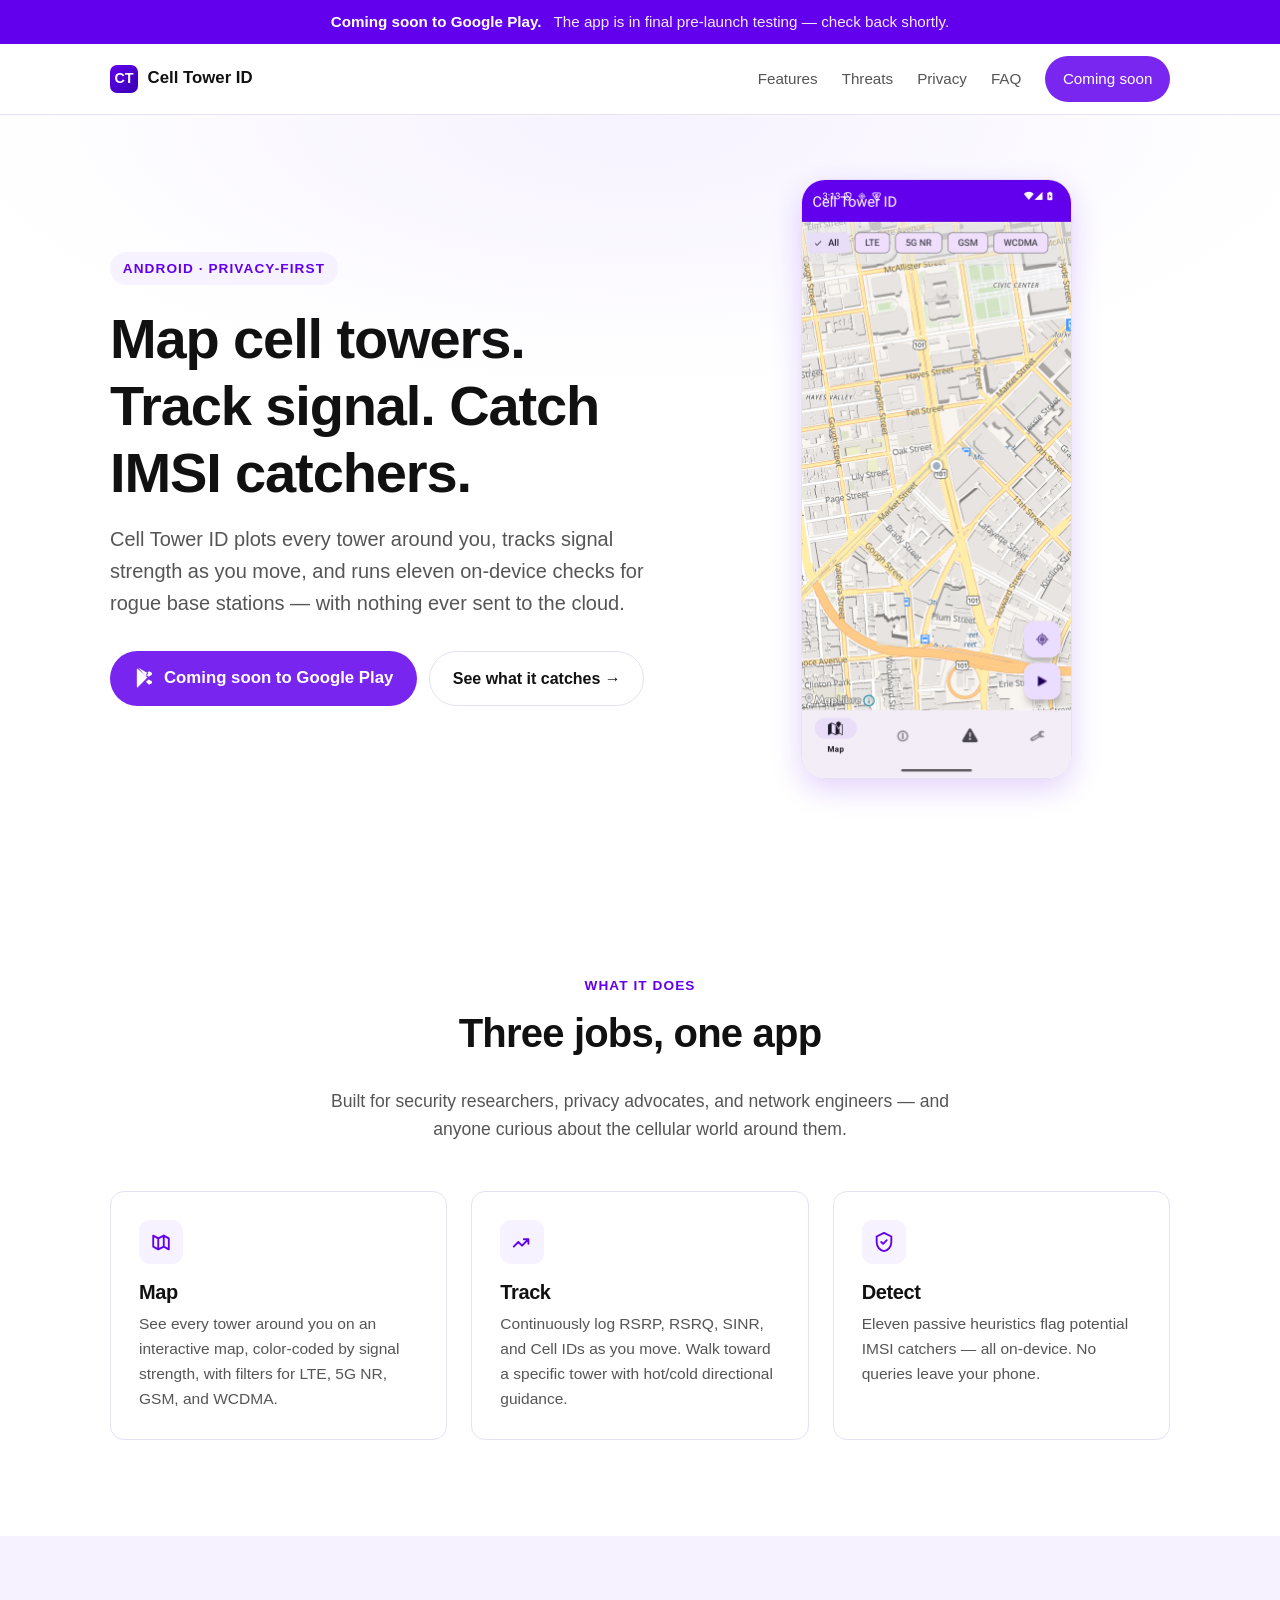
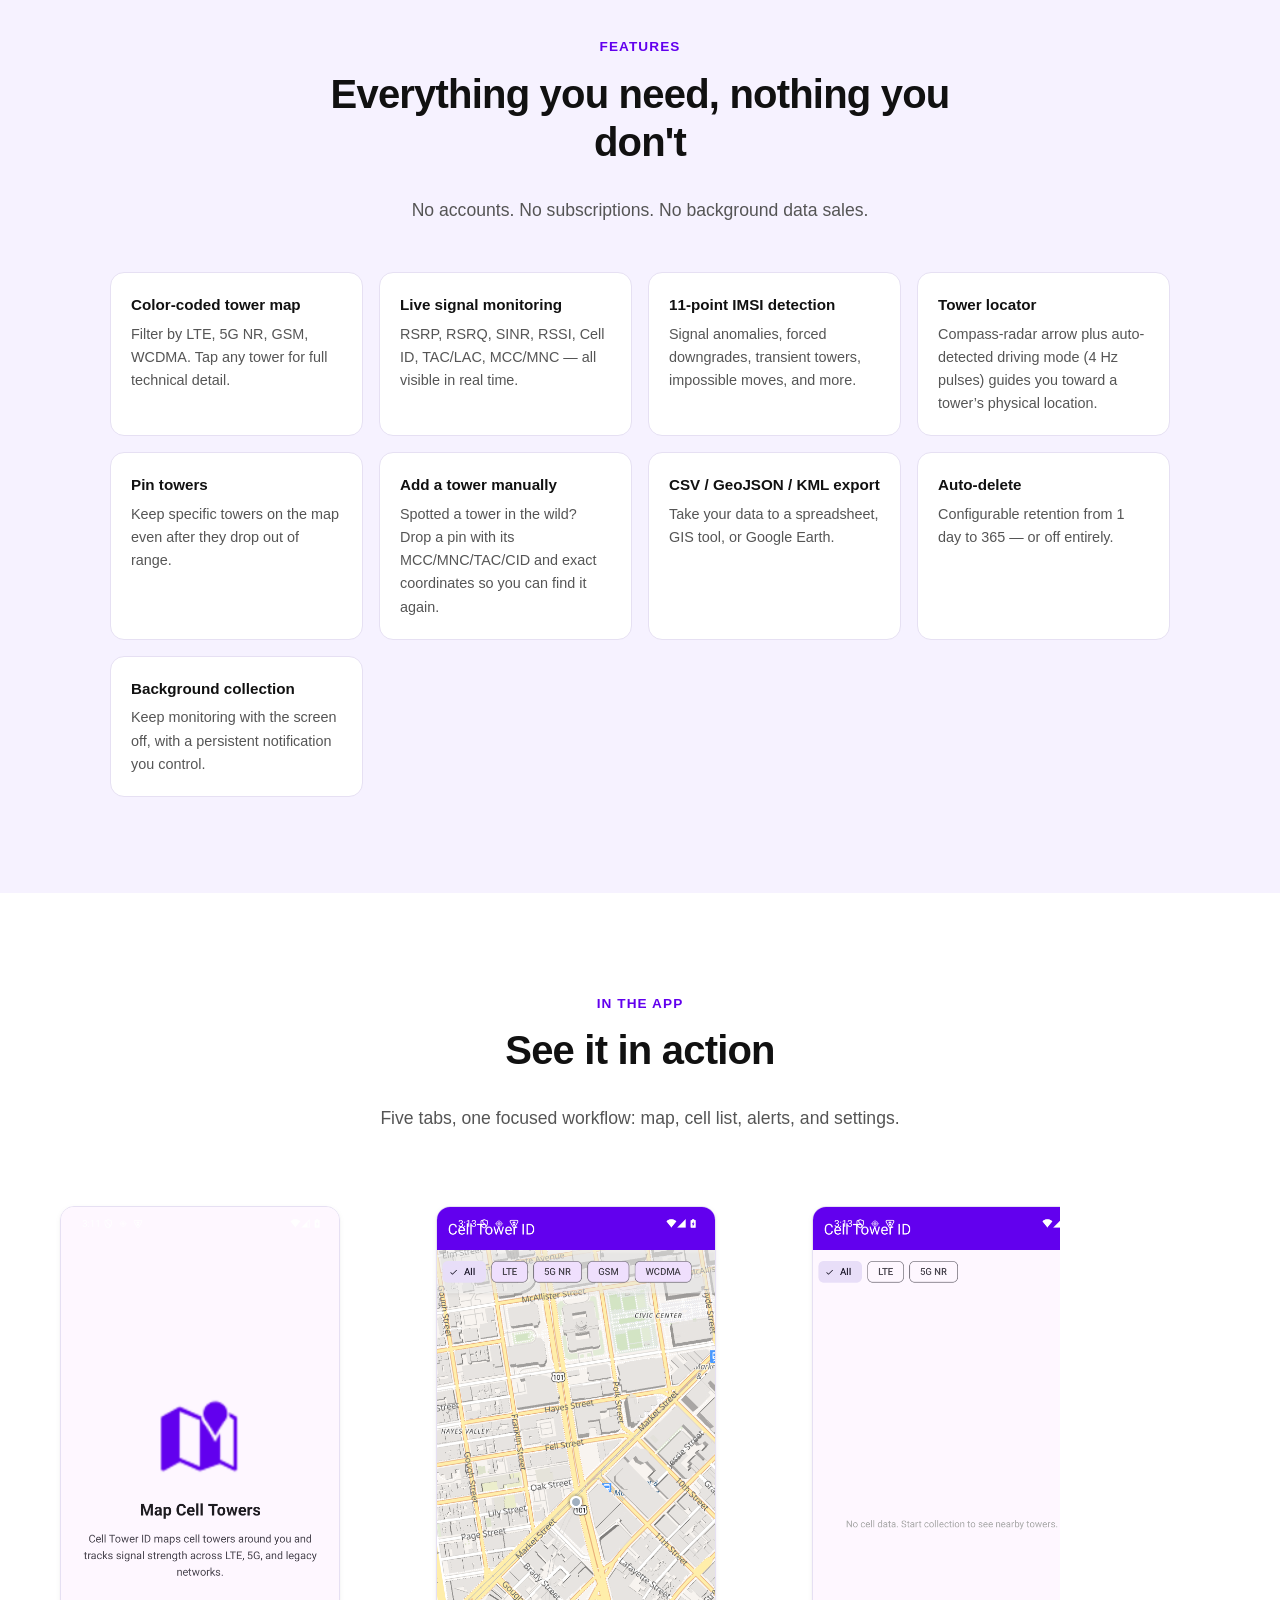
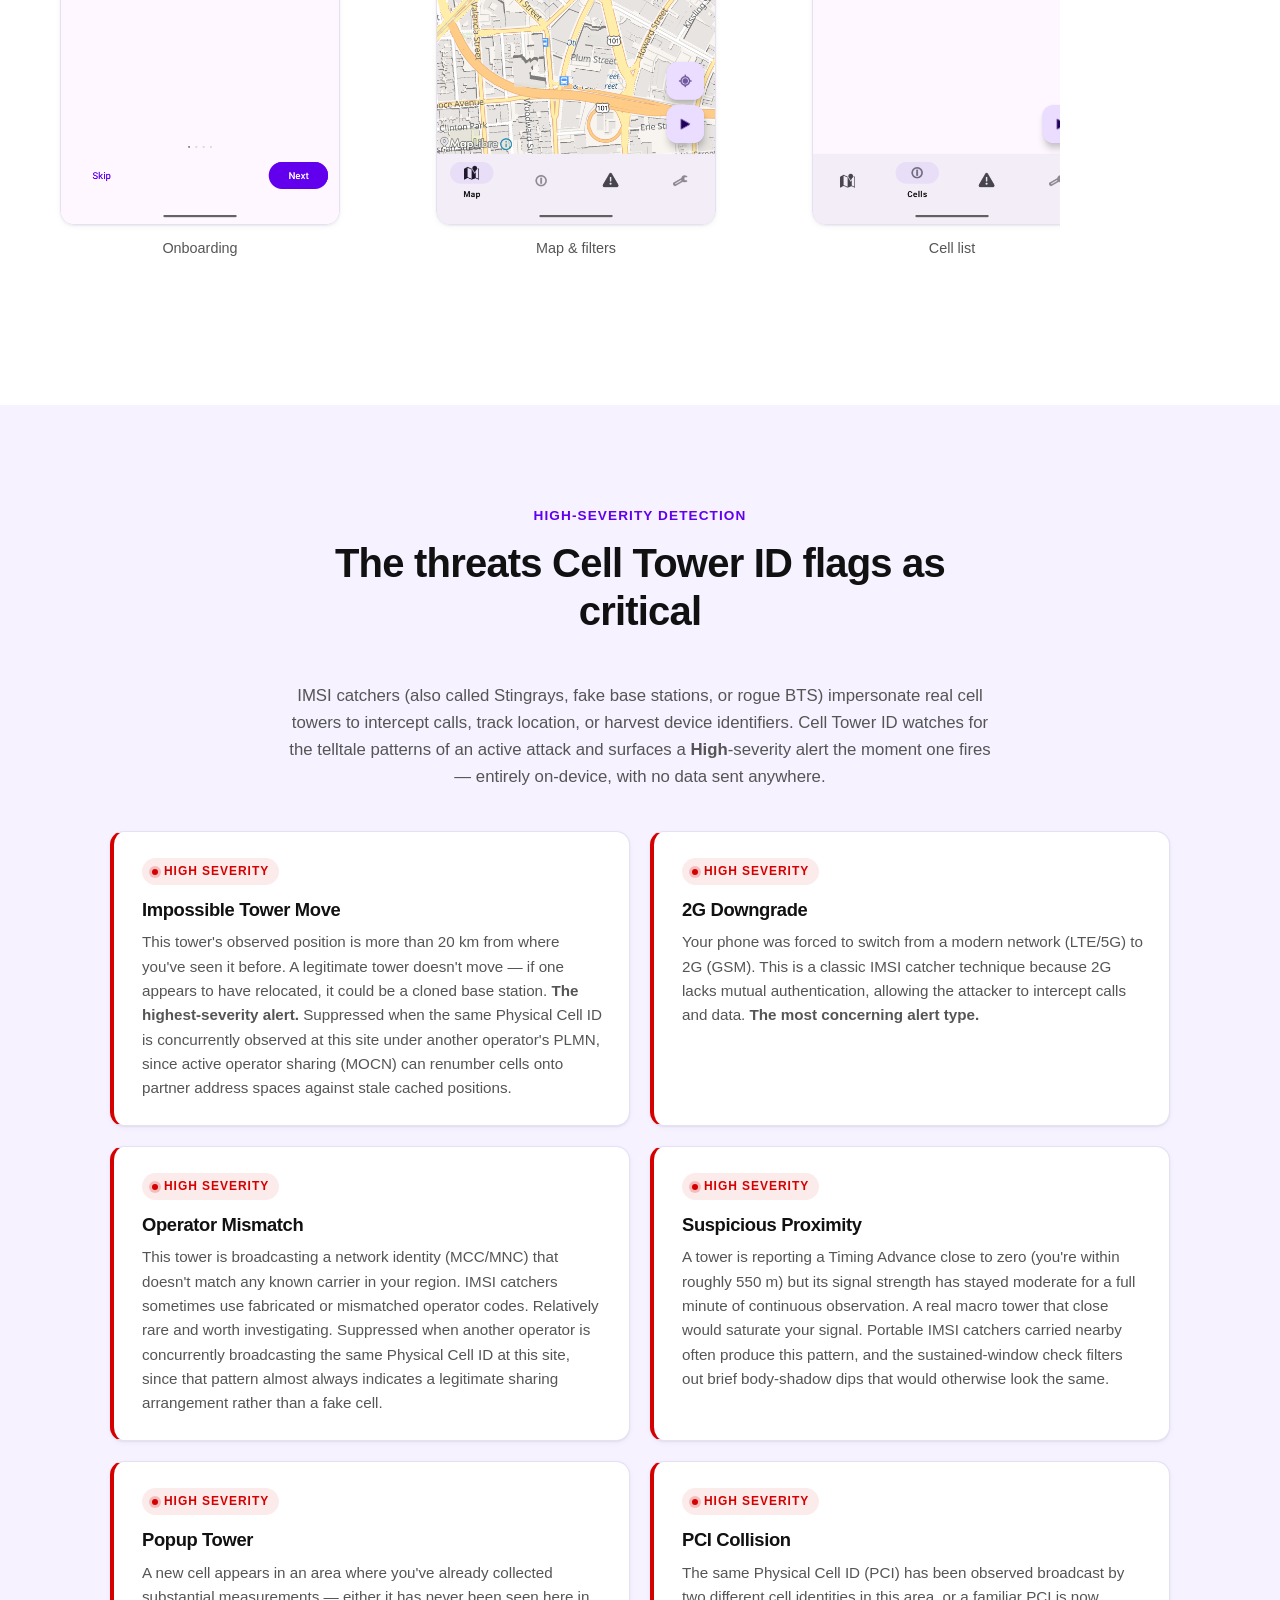
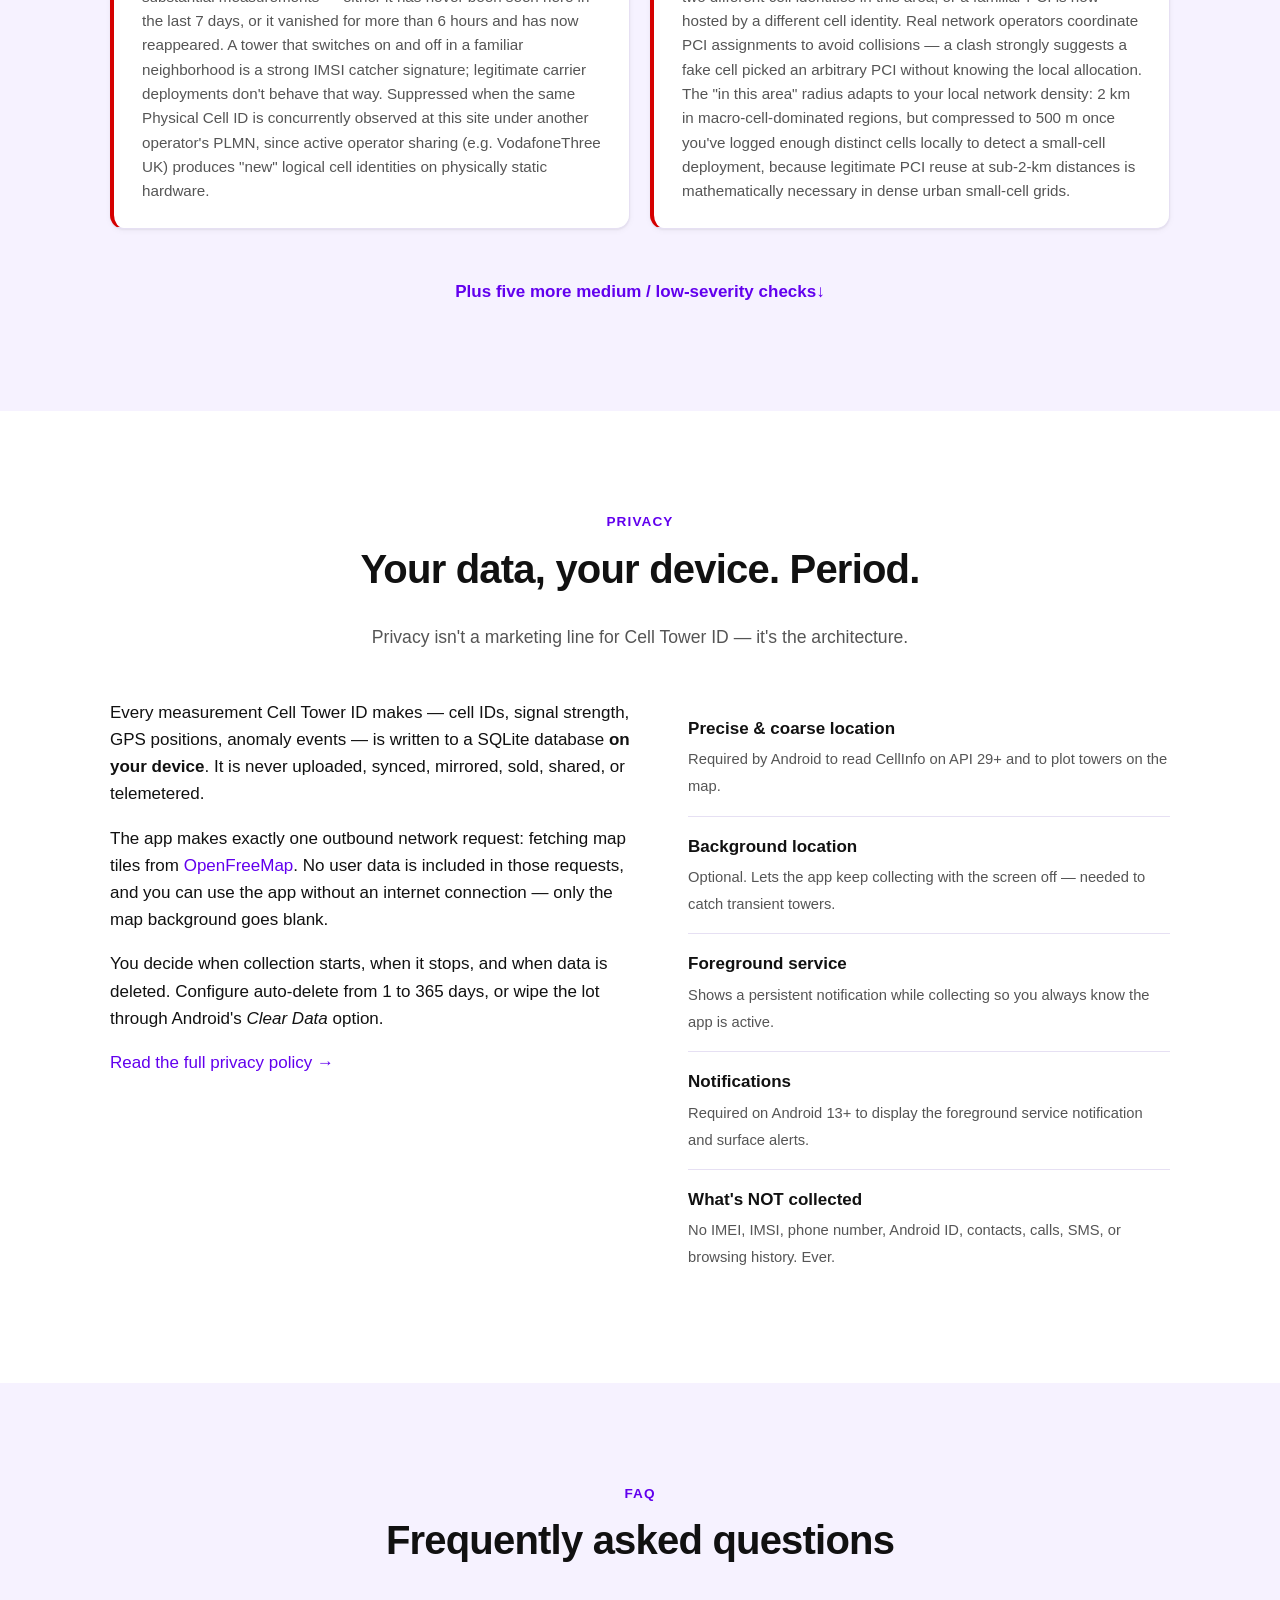
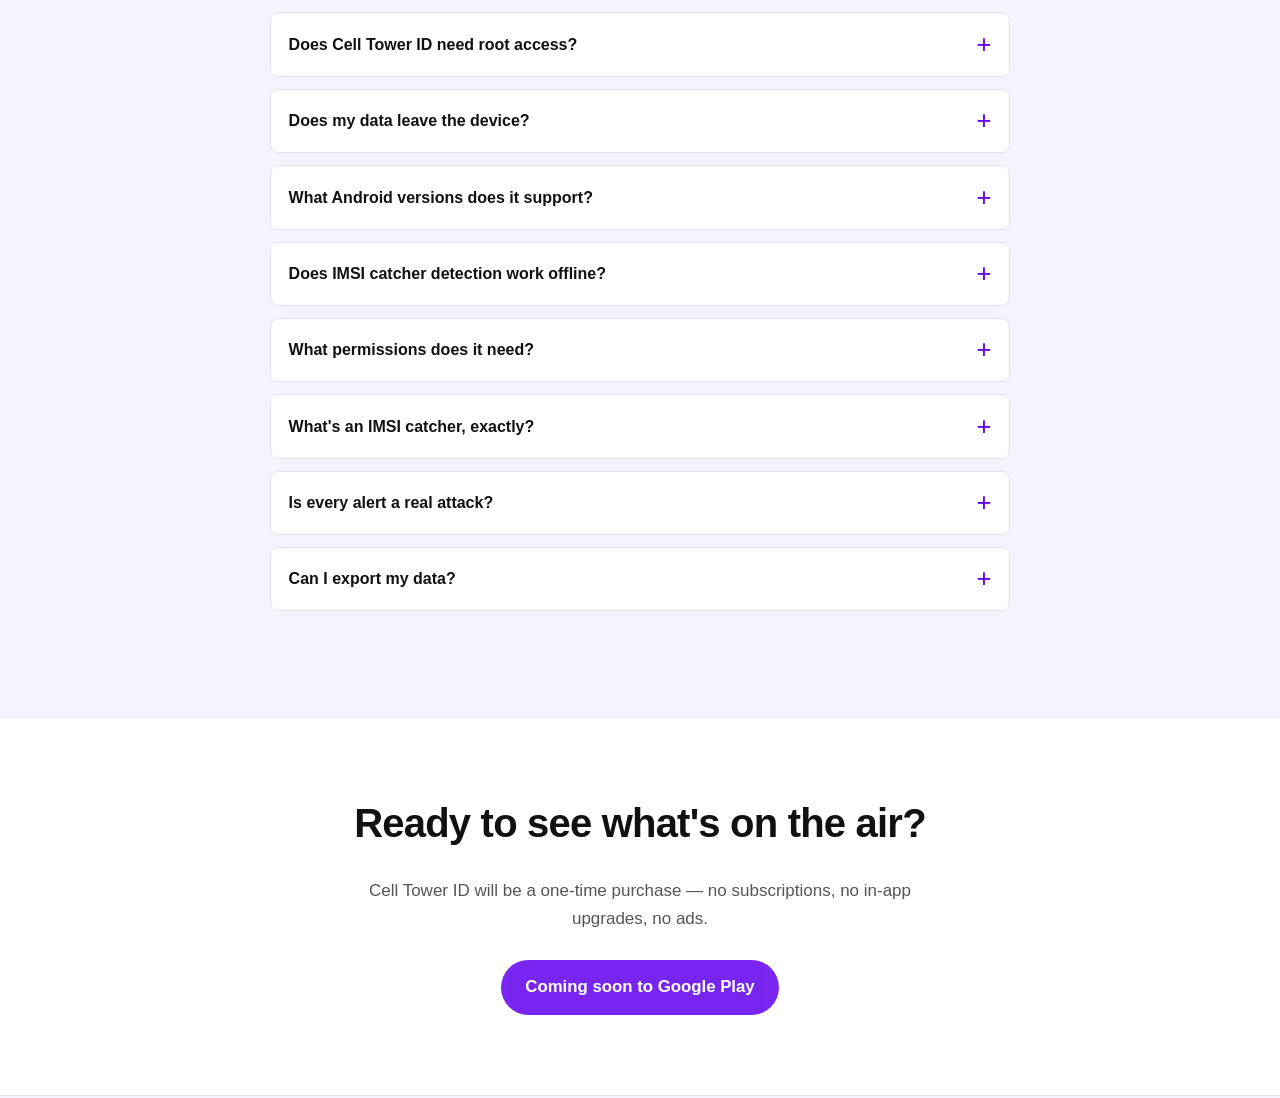
<file: website/index.html>
<!doctype html>
<html lang="en">
<head>
  <meta charset="utf-8">
  <meta name="viewport" content="width=device-width, initial-scale=1">
  <title>Cell Tower ID — Map cell towers, track signal, catch IMSI catchers</title>
  <meta name="description" content="Cell Tower ID is a privacy-first Android app that maps cell towers, tracks signal strength, and detects IMSI catchers — all on your device, with nothing sent to the cloud.">
  <meta name="theme-color" content="#6200ee">

  <meta property="og:title" content="Cell Tower ID — Map cell towers, track signal, catch IMSI catchers">
  <meta property="og:description" content="A privacy-first Android app for cell tower mapping, signal tracking, and IMSI catcher detection. All data stays on your device.">
  <meta property="og:type" content="website">
  <meta property="og:url" content="https://cell-tower-id.com">
  <meta property="og:image" content="https://cell-tower-id.com/assets/screenshots/02_map.png">

  <meta name="twitter:card" content="summary_large_image">
  <meta name="twitter:title" content="Cell Tower ID">
  <meta name="twitter:description" content="Map cell towers, track signal, catch IMSI catchers — privacy-first, on-device.">

  <link rel="canonical" href="https://cell-tower-id.com">
  <link rel="stylesheet" href="styles.css">
</head>
<body>

  <div class="announcement" role="status">
    <div class="container">
      <strong>Coming soon to Google Play.</strong>
      <span>The app is in final pre-launch testing &mdash; check back shortly.</span>
    </div>
  </div>

  <header class="site-header">
    <div class="container">
      <a class="brand" href="#top">
        <span class="brand-mark">CT</span>
        <span>Cell Tower ID</span>
      </a>
      <details class="nav-disclosure">
        <summary aria-label="Menu">
          <svg width="24" height="24" viewBox="0 0 24 24" fill="none" stroke="currentColor" stroke-width="2" stroke-linecap="round" stroke-linejoin="round" aria-hidden="true"><line x1="3" y1="6" x2="21" y2="6"/><line x1="3" y1="12" x2="21" y2="12"/><line x1="3" y1="18" x2="21" y2="18"/></svg>
        </summary>
        <nav class="nav" aria-label="Primary">
          <a href="#features">Features</a>
          <a href="#threats">Threats</a>
          <a href="#privacy">Privacy</a>
          <a href="#faq">FAQ</a>
          <span class="btn-cta is-disabled" aria-disabled="true" title="Coming soon to Google Play">Coming soon</span>
        </nav>
      </details>
    </div>
  </header>

  <main id="top">

    <!-- HERO -->
    <section class="hero">
      <div class="container hero-grid">
        <div>
          <span class="hero-eyebrow">Android · Privacy-first</span>
          <h1>Map cell towers. Track signal. Catch IMSI catchers.</h1>
          <p class="hero-tagline">
            Cell Tower ID plots every tower around you, tracks signal strength as you move,
            and runs eleven on-device checks for rogue base stations &mdash; with nothing ever sent to the cloud.
          </p>
          <div class="hero-actions">
            <span class="btn-cta btn-cta-large is-disabled" aria-disabled="true" title="Coming soon to Google Play">
              <svg width="22" height="22" viewBox="0 0 24 24" fill="currentColor" aria-hidden="true">
                <path d="M3.6 1.5c-.3.3-.5.7-.5 1.2v18.6c0 .5.2.9.5 1.2l11.1-11.1L3.6 1.5zm12.4 9l3-1.7c1-.6 1-2.1 0-2.7l-2.6-1.5L13 8l3 2.5zm0 3L13 16l3.4 3.4 2.6-1.5c1-.6 1-2.1 0-2.7l-3-1.7zM4.7.7l11 6.3-3 3-8-9.3z"/>
              </svg>
              Coming soon to Google Play
            </span>
            <a class="btn-secondary" href="#threats">See what it catches →</a>
          </div>
        </div>
        <div class="hero-screenshot-wrap">
          <img
            class="hero-screenshot"
            src="assets/screenshots/02_map_640.png"
            srcset="assets/screenshots/02_map_640.png 640w,
                    assets/screenshots/02_map.png 1080w"
            sizes="(min-width: 900px) 480px, min(280px, 70vw)"
            alt="Cell Tower ID app showing a map of cell towers in San Francisco filtered by LTE, 5G NR, GSM and WCDMA"
            loading="eager"
            fetchpriority="high"
            width="1080"
            height="2400">
        </div>
      </div>
    </section>

    <!-- WHAT IT DOES -->
    <section id="overview">
      <div class="container">
        <div class="section-head">
          <span class="eyebrow">What it does</span>
          <h2>Three jobs, one app</h2>
          <p>Built for security researchers, privacy advocates, and network engineers &mdash; and anyone curious about the cellular world around them.</p>
        </div>
        <div class="pillars">
          <article class="pillar">
            <div class="pillar-icon" aria-hidden="true">
              <svg viewBox="0 0 24 24" fill="none" stroke="currentColor" stroke-width="2" stroke-linecap="round" stroke-linejoin="round"><path d="M9 20l-5.5-3V5L9 8m0 12V8m0 12l6-3m-6-9l6-3m0 0v12m0-12l5.5 3v12L15 17"/></svg>
            </div>
            <h3>Map</h3>
            <p>See every tower around you on an interactive map, color-coded by signal strength, with filters for LTE, 5G NR, GSM, and WCDMA.</p>
          </article>
          <article class="pillar">
            <div class="pillar-icon" aria-hidden="true">
              <svg viewBox="0 0 24 24" fill="none" stroke="currentColor" stroke-width="2" stroke-linecap="round" stroke-linejoin="round"><path d="M3 17l5-5 4 4 7-7m0 0v5m0-5h-5"/></svg>
            </div>
            <h3>Track</h3>
            <p>Continuously log RSRP, RSRQ, SINR, and Cell IDs as you move. Walk toward a specific tower with hot/cold directional guidance.</p>
          </article>
          <article class="pillar">
            <div class="pillar-icon" aria-hidden="true">
              <svg viewBox="0 0 24 24" fill="none" stroke="currentColor" stroke-width="2" stroke-linecap="round" stroke-linejoin="round"><path d="M12 2l8 4v6c0 5-3.5 9.4-8 10-4.5-.6-8-5-8-10V6l8-4z"/><path d="M9 12l2 2 4-4"/></svg>
            </div>
            <h3>Detect</h3>
            <p>Eleven passive heuristics flag potential IMSI catchers &mdash; all on-device. No queries leave your phone.</p>
          </article>
        </div>
      </div>
    </section>

    <!-- FEATURES -->
    <section id="features" class="alt">
      <div class="container">
        <div class="section-head">
          <span class="eyebrow">Features</span>
          <h2>Everything you need, nothing you don't</h2>
          <p>No accounts. No subscriptions. No background data sales.</p>
        </div>
        <div class="feature-grid">
          <div class="feature">
            <div class="feature-title">Color-coded tower map</div>
            <p class="feature-body">Filter by LTE, 5G NR, GSM, WCDMA. Tap any tower for full technical detail.</p>
          </div>
          <div class="feature">
            <div class="feature-title">Live signal monitoring</div>
            <p class="feature-body">RSRP, RSRQ, SINR, RSSI, Cell ID, TAC/LAC, MCC/MNC &mdash; all visible in real time.</p>
          </div>
          <div class="feature">
            <div class="feature-title">11-point IMSI detection</div>
            <p class="feature-body">Signal anomalies, forced downgrades, transient towers, impossible moves, and more.</p>
          </div>
          <div class="feature">
            <div class="feature-title">Tower locator</div>
            <p class="feature-body">Compass-radar arrow plus auto-detected driving mode (4&nbsp;Hz pulses) guides you toward a tower&rsquo;s physical location.</p>
          </div>
          <div class="feature">
            <div class="feature-title">Pin towers</div>
            <p class="feature-body">Keep specific towers on the map even after they drop out of range.</p>
          </div>
          <div class="feature">
            <div class="feature-title">Add a tower manually</div>
            <p class="feature-body">Spotted a tower in the wild? Drop a pin with its MCC/MNC/TAC/CID and exact coordinates so you can find it again.</p>
          </div>
          <div class="feature">
            <div class="feature-title">CSV / GeoJSON / KML export</div>
            <p class="feature-body">Take your data to a spreadsheet, GIS tool, or Google Earth.</p>
          </div>
          <div class="feature">
            <div class="feature-title">Auto-delete</div>
            <p class="feature-body">Configurable retention from 1 day to 365 &mdash; or off entirely.</p>
          </div>
          <div class="feature">
            <div class="feature-title">Background collection</div>
            <p class="feature-body">Keep monitoring with the screen off, with a persistent notification you control.</p>
          </div>
        </div>
      </div>
    </section>

    <!-- SCREENSHOTS -->
    <section id="screenshots">
      <div class="container">
        <div class="section-head">
          <span class="eyebrow">In the app</span>
          <h2>See it in action</h2>
          <p>Five tabs, one focused workflow: map, cell list, alerts, and settings.</p>
        </div>
      </div>
      <div class="container gallery-wrap">
        <div class="gallery" role="list">
          <figure class="gallery-item" role="listitem">
            <img src="assets/screenshots/01_onboarding.png" alt="Cell Tower ID onboarding screen explaining cell tower mapping" loading="lazy" width="1080" height="2400">
            <figcaption class="gallery-caption">Onboarding</figcaption>
          </figure>
          <figure class="gallery-item" role="listitem">
            <img src="assets/screenshots/02_map.png" alt="Map view showing cell towers with LTE, 5G NR, GSM, and WCDMA filters" loading="lazy" width="1080" height="2400">
            <figcaption class="gallery-caption">Map &amp; filters</figcaption>
          </figure>
          <figure class="gallery-item" role="listitem">
            <img src="assets/screenshots/03_cells.png" alt="Cell list view ready to start collecting tower data" loading="lazy" width="1080" height="2400">
            <figcaption class="gallery-caption">Cell list</figcaption>
          </figure>
          <figure class="gallery-item" role="listitem">
            <img src="assets/screenshots/04_alerts.png" alt="Alerts tab showing High-severity anomalies including Suspicious Proximity and 2G Downgrade detections" loading="lazy" width="1080" height="2340">
            <figcaption class="gallery-caption">Alerts</figcaption>
          </figure>
          <figure class="gallery-item" role="listitem">
            <img src="assets/screenshots/05_settings.png" alt="Settings showing collection interval, auto-delete, and CSV/GeoJSON/KML export options" loading="lazy" width="1080" height="2400">
            <figcaption class="gallery-caption">Settings &amp; export</figcaption>
          </figure>
        </div>
      </div>
    </section>

    <!-- HIGH-SEVERITY THREATS -->
    <section id="threats" class="alt">
      <div class="container">
        <div class="section-head">
          <span class="eyebrow">High-severity detection</span>
          <h2>The threats Cell Tower ID flags as critical</h2>
        </div>
        <p class="threats-intro">
          IMSI catchers (also called Stingrays, fake base stations, or rogue BTS) impersonate real cell towers
          to intercept calls, track location, or harvest device identifiers. Cell Tower ID watches for the
          telltale patterns of an active attack and surfaces a <strong>High</strong>-severity alert the moment
          one fires &mdash; entirely on-device, with no data sent anywhere.
        </p>

        <div class="threat-grid">

          <article class="threat">
            <span class="threat-badge">High severity</span>
            <h3>Impossible Tower Move</h3>
            <p>This tower's observed position is more than 20&nbsp;km from where you've seen it before. A legitimate tower doesn't move &mdash; if one appears to have relocated, it could be a cloned base station. <strong>The highest-severity alert.</strong> Suppressed when the same Physical Cell ID is concurrently observed at this site under another operator's PLMN, since active operator sharing (MOCN) can renumber cells onto partner address spaces against stale cached positions.</p>
          </article>

          <article class="threat">
            <span class="threat-badge">High severity</span>
            <h3>2G Downgrade</h3>
            <p>Your phone was forced to switch from a modern network (LTE/5G) to 2G (GSM). This is a classic IMSI catcher technique because 2G lacks mutual authentication, allowing the attacker to intercept calls and data. <strong>The most concerning alert type.</strong></p>
          </article>

          <article class="threat">
            <span class="threat-badge">High severity</span>
            <h3>Operator Mismatch</h3>
            <p>This tower is broadcasting a network identity (MCC/MNC) that doesn't match any known carrier in your region. IMSI catchers sometimes use fabricated or mismatched operator codes. Relatively rare and worth investigating. Suppressed when another operator is concurrently broadcasting the same Physical Cell ID at this site, since that pattern almost always indicates a legitimate sharing arrangement rather than a fake cell.</p>
          </article>

          <article class="threat">
            <span class="threat-badge">High severity</span>
            <h3>Suspicious Proximity</h3>
            <p>A tower is reporting a Timing Advance close to zero (you're within roughly 550&nbsp;m) but its signal strength has stayed moderate for a full minute of continuous observation. A real macro tower that close would saturate your signal. Portable IMSI catchers carried nearby often produce this pattern, and the sustained-window check filters out brief body-shadow dips that would otherwise look the same.</p>
          </article>

          <article class="threat">
            <span class="threat-badge">High severity</span>
            <h3>Popup Tower</h3>
            <p>A new cell appears in an area where you've already collected substantial measurements &mdash; either it has never been seen here in the last 7 days, or it vanished for more than 6 hours and has now reappeared. A tower that switches on and off in a familiar neighborhood is a strong IMSI catcher signature; legitimate carrier deployments don't behave that way. Suppressed when the same Physical Cell ID is concurrently observed at this site under another operator's PLMN, since active operator sharing (e.g. VodafoneThree UK) produces "new" logical cell identities on physically static hardware.</p>
          </article>

          <article class="threat">
            <span class="threat-badge">High severity</span>
            <h3>PCI Collision</h3>
            <p>The same Physical Cell ID (PCI) has been observed broadcast by two different cell identities in this area, or a familiar PCI is now hosted by a different cell identity. Real network operators coordinate PCI assignments to avoid collisions &mdash; a clash strongly suggests a fake cell picked an arbitrary PCI without knowing the local allocation. The "in this area" radius adapts to your local network density: 2&nbsp;km in macro-cell-dominated regions, but compressed to 500&nbsp;m once you've logged enough distinct cells locally to detect a small-cell deployment, because legitimate PCI reuse at sub-2-km distances is mathematically necessary in dense urban small-cell grids.</p>
          </article>

        </div>

        <details class="threats-extra">
          <summary>Plus five more medium / low-severity checks</summary>
          <div class="medium-list">
            <div class="medium-item">
              <h4>3G Downgrade</h4>
              <p>Your phone was forced from LTE/5G down to 3G. Forced downgrades to older radio technologies can be a step toward a 2G attack, or indicate a rogue base station that only speaks 3G.</p>
            </div>
            <div class="medium-item">
              <h4>Signal Anomaly</h4>
              <p>Signal strength from this tower is significantly stronger than the average for its operator in your area. IMSI catchers often broadcast at high power to force phones to connect.</p>
            </div>
            <div class="medium-item">
              <h4>Transient Tower</h4>
              <p>This tower appeared briefly then disappeared. Vehicle-mounted IMSI catchers exhibit this pattern &mdash; they operate for a short time then move on.</p>
            </div>
            <div class="medium-item">
              <h4>LAC/TAC Change</h4>
              <p>The Location Area Code or Tracking Area Code changed unexpectedly on the same operator. IMSI catchers may use different area codes than legitimate towers.</p>
            </div>
            <div class="medium-item">
              <h4>PCI Instability</h4>
              <p>This cell has been observed broadcasting a different Physical Cell ID than before. Real base stations don't change their PCI &mdash; a change can indicate a cloned cell.</p>
            </div>
          </div>
        </details>
      </div>
    </section>

    <!-- PRIVACY -->
    <section id="privacy">
      <div class="container">
        <div class="section-head">
          <span class="eyebrow">Privacy</span>
          <h2>Your data, your device. Period.</h2>
          <p>Privacy isn't a marketing line for Cell Tower ID &mdash; it's the architecture.</p>
        </div>
        <div class="privacy-grid">
          <div>
            <p>Every measurement Cell Tower ID makes &mdash; cell IDs, signal strength, GPS positions, anomaly events &mdash; is written to a SQLite database <strong>on your device</strong>. It is never uploaded, synced, mirrored, sold, shared, or telemetered.</p>
            <p>The app makes exactly one outbound network request: fetching map tiles from <a href="https://openfreemap.org" rel="noopener">OpenFreeMap</a>. No user data is included in those requests, and you can use the app without an internet connection &mdash; only the map background goes blank.</p>
            <p>You decide when collection starts, when it stops, and when data is deleted. Configure auto-delete from 1 to 365 days, or wipe the lot through Android's <em>Clear Data</em> option.</p>
            <p><a href="privacy.html">Read the full privacy policy →</a></p>
          </div>
          <ul class="privacy-list" aria-label="Permissions">
            <li>
              <strong>Precise &amp; coarse location</strong>
              <span>Required by Android to read CellInfo on API&nbsp;29+ and to plot towers on the map.</span>
            </li>
            <li>
              <strong>Background location</strong>
              <span>Optional. Lets the app keep collecting with the screen off &mdash; needed to catch transient towers.</span>
            </li>
            <li>
              <strong>Foreground service</strong>
              <span>Shows a persistent notification while collecting so you always know the app is active.</span>
            </li>
            <li>
              <strong>Notifications</strong>
              <span>Required on Android&nbsp;13+ to display the foreground service notification and surface alerts.</span>
            </li>
            <li>
              <strong>What's NOT collected</strong>
              <span>No IMEI, IMSI, phone number, Android ID, contacts, calls, SMS, or browsing history. Ever.</span>
            </li>
          </ul>
        </div>
      </div>
    </section>

    <!-- FAQ -->
    <section id="faq" class="alt">
      <div class="container">
        <div class="section-head">
          <span class="eyebrow">FAQ</span>
          <h2>Frequently asked questions</h2>
        </div>
        <div class="faq">

          <details>
            <summary>Does Cell Tower ID need root access?</summary>
            <div class="faq-body">
              <p>No. The app uses only Android's public CellInfo API and GPS. There are no system modifications and no root requirements. It runs as a normal app on any unmodified Android 7.0+ device.</p>
            </div>
          </details>

          <details>
            <summary>Does my data leave the device?</summary>
            <div class="faq-body">
              <p>No. All measurements are written to a local SQLite database on your phone and never transmitted to any server. The single network request the app makes is to <code>tiles.openfreemap.org</code> for map tiles, and no user data is included with those requests.</p>
            </div>
          </details>

          <details>
            <summary>What Android versions does it support?</summary>
            <div class="faq-body">
              <p>Android 7.0 (API&nbsp;24) and newer, up through Android&nbsp;15. Roughly any phone shipped from 2016 onward.</p>
            </div>
          </details>

          <details>
            <summary>Does IMSI catcher detection work offline?</summary>
            <div class="faq-body">
              <p>Yes. All eleven detection heuristics run entirely on-device with zero network requests. Map tiles need an internet connection to render the background, but if you're offline you'll just see a blank map &mdash; detection keeps running.</p>
            </div>
          </details>

          <details>
            <summary>What permissions does it need?</summary>
            <div class="faq-body">
              <p>Precise location (<code>ACCESS_FINE_LOCATION</code>) is required &mdash; Android needs it to return CellInfo data on API&nbsp;29+. Background location is optional but recommended, since transient-tower detection needs the app to keep running with the screen off. The foreground-service and notification permissions are used to show the persistent collecting indicator and surface alerts.</p>
            </div>
          </details>

          <details>
            <summary>What's an IMSI catcher, exactly?</summary>
            <div class="faq-body">
              <p>An IMSI catcher (also called a Stingray, fake base station, or rogue BTS) is a device that impersonates a legitimate cell tower. Phones in range may attach to it instead of the real network, allowing the operator to capture device identifiers, log location, or in some cases intercept calls and SMS. They're sold to law enforcement, used by intelligence services, and &mdash; increasingly &mdash; built by hobbyists with off-the-shelf software-defined radios.</p>
            </div>
          </details>

          <details>
            <summary>Is every alert a real attack?</summary>
            <div class="faq-body">
              <p>No, and the app is honest about that. Some alerts have legitimate explanations &mdash; a 2G downgrade in a rural area, a transient tower you drove past, GPS drift causing an apparent "tower move." For each anomaly type the app shows context (and many are suppressed automatically while you're driving) so you can judge whether to investigate. Treat alerts as <em>signals worth a second look</em>, not a verdict.</p>
            </div>
          </details>

          <details>
            <summary>Can I export my data?</summary>
            <div class="faq-body">
              <p>Yes &mdash; CSV, GeoJSON, or KML, from the Settings tab. Exports are user-initiated and shared only with whoever you choose (email, file manager, etc.). Drop the GeoJSON into QGIS or open the KML in Google Earth for spatial analysis.</p>
            </div>
          </details>

        </div>
      </div>
    </section>

    <!-- CTA STRIP -->
    <section style="text-align:center; padding: clamp(3rem, 7vw, 5rem) 0;">
      <div class="container">
        <h2>Ready to see what's on the air?</h2>
        <p style="color: var(--text-muted); max-width: 32em; margin: 0 auto 1.75rem;">Cell Tower ID will be a one-time purchase &mdash; no subscriptions, no in-app upgrades, no ads.</p>
        <span class="btn-cta btn-cta-large is-disabled" aria-disabled="true" title="Coming soon to Google Play">Coming soon to Google Play</span>
      </div>
    </section>

  </main>

  <footer class="site-footer">
    <div class="container">
      <div>© 2026 Terry Collins. Cell Tower ID is an independent project.</div>
      <nav class="footer-links" aria-label="Footer">
        <span class="footer-disabled" aria-disabled="true">Google Play (coming soon)</span>
        <a href="privacy.html">Privacy</a>
        <a href="licenses.html">Licenses</a>
        <a href="notice.html">Notice</a>
      </nav>
    </div>
  </footer>

  <script>
    (function () {
      var mq = window.matchMedia('(min-width: 900px)');
      function sync() {
        document.querySelectorAll('.nav-disclosure').forEach(function (d) {
          if (mq.matches) d.setAttribute('open', '');
          else d.removeAttribute('open');
        });
      }
      sync();
      mq.addEventListener('change', sync);
    })();
  </script>

</body>
</html>
</file>
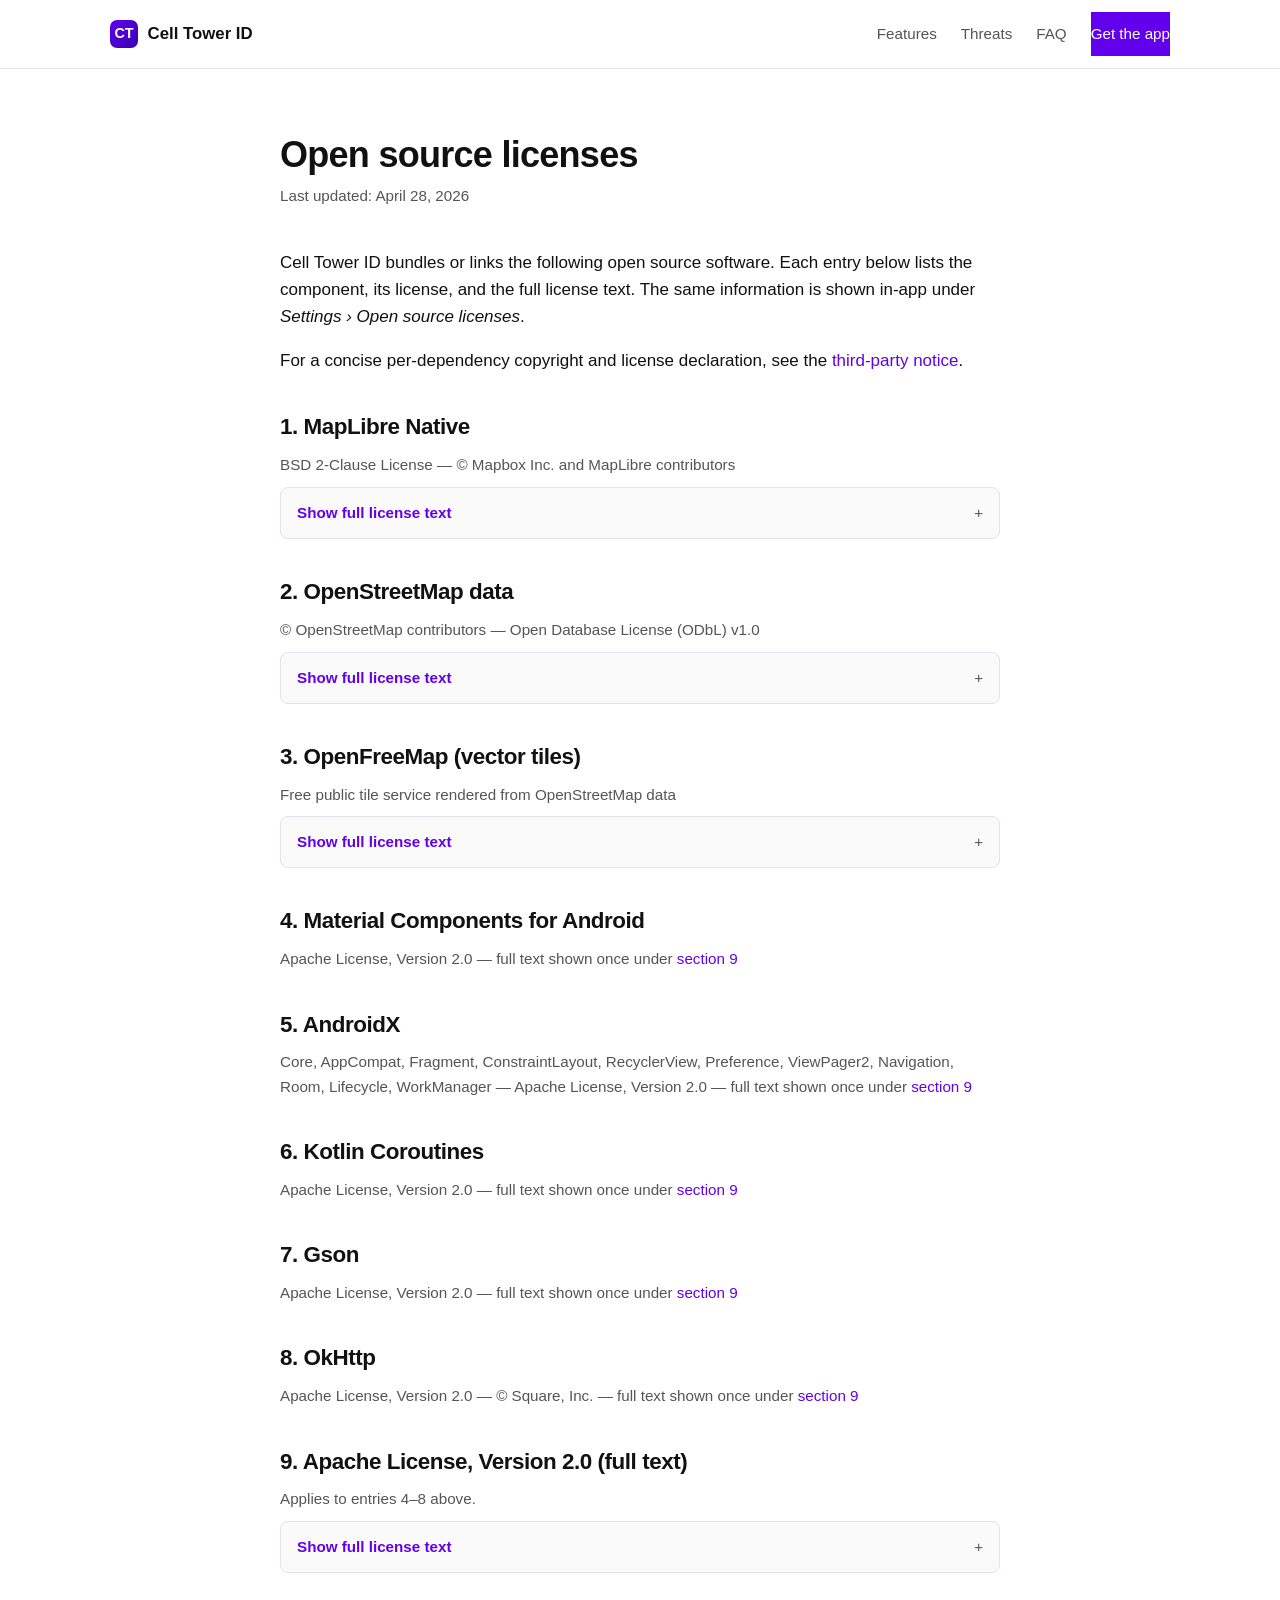
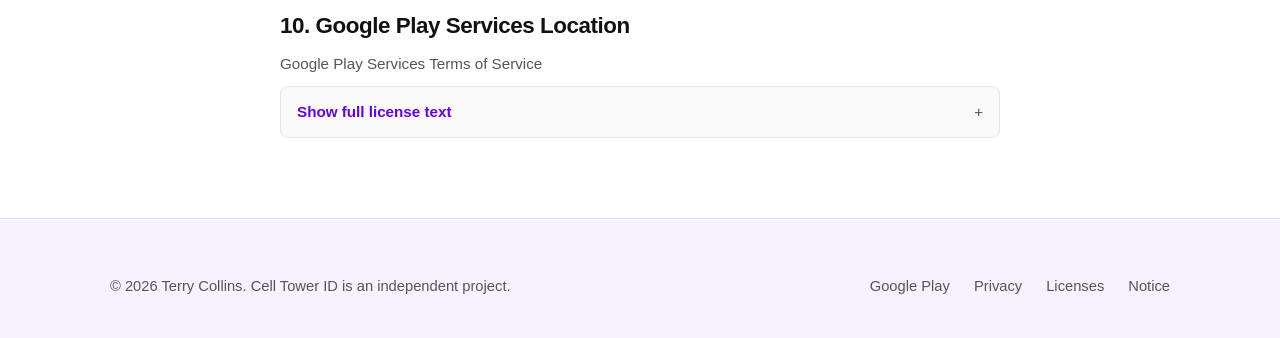
<file: website/licenses.html>
<!doctype html>
<html lang="en">
<head>
  <meta charset="utf-8">
  <meta name="viewport" content="width=device-width, initial-scale=1">
  <title>Open source licenses &mdash; Cell Tower ID</title>
  <meta name="description" content="Open source licenses for software bundled with Cell Tower ID, including MapLibre, OpenStreetMap, OpenFreeMap, AndroidX, Material Components, Kotlin Coroutines, Gson, OkHttp, and Google Play Services Location.">
  <meta name="theme-color" content="#6200ee">
  <link rel="canonical" href="https://cell-tower-id.com/licenses.html">
  <link rel="stylesheet" href="styles.css">
</head>
<body>

  <header class="site-header">
    <div class="container">
      <a class="brand" href="index.html">
        <span class="brand-mark">CT</span>
        <span>Cell Tower ID</span>
      </a>
      <details class="nav-disclosure">
        <summary aria-label="Menu">
          <svg width="24" height="24" viewBox="0 0 24 24" fill="none" stroke="currentColor" stroke-width="2" stroke-linecap="round" stroke-linejoin="round" aria-hidden="true"><line x1="3" y1="6" x2="21" y2="6"/><line x1="3" y1="12" x2="21" y2="12"/><line x1="3" y1="18" x2="21" y2="18"/></svg>
        </summary>
        <nav class="nav" aria-label="Primary">
          <a href="index.html#features">Features</a>
          <a href="index.html#threats">Threats</a>
          <a href="index.html#faq">FAQ</a>
          <a class="btn-cta" href="https://play.google.com/store/apps/details?id=com.celltowerid.android">Get the app</a>
        </nav>
      </details>
    </div>
  </header>

  <main class="legal">
    <h1>Open source licenses</h1>
    <p class="updated">Last updated: April 28, 2026</p>

    <p>Cell Tower ID bundles or links the following open source software. Each entry below lists the component, its license, and the full license text. The same information is shown in-app under <em>Settings &rsaquo; Open source licenses</em>.</p>
    <p>For a concise per-dependency copyright and license declaration, see the <a href="notice.html">third-party notice</a>.</p>

    <h2>1. MapLibre Native</h2>
    <p class="terms">BSD 2-Clause License &mdash; &copy; Mapbox Inc. and MapLibre contributors</p>
    <details id="lic-maplibre">
      <summary>Show full license text</summary>
      <pre id="text-maplibre">BSD 2-Clause License

Copyright (c) 2014-2020, Mapbox Inc.
Copyright (c) 2020-2025, MapLibre contributors

Redistribution and use in source and binary forms, with or without
modification, are permitted provided that the following conditions are met:

1. Redistributions of source code must retain the above copyright notice,
   this list of conditions and the following disclaimer.

2. Redistributions in binary form must reproduce the above copyright notice,
   this list of conditions and the following disclaimer in the documentation
   and/or other materials provided with the distribution.

THIS SOFTWARE IS PROVIDED BY THE COPYRIGHT HOLDERS AND CONTRIBUTORS "AS IS"
AND ANY EXPRESS OR IMPLIED WARRANTIES, INCLUDING, BUT NOT LIMITED TO, THE
IMPLIED WARRANTIES OF MERCHANTABILITY AND FITNESS FOR A PARTICULAR PURPOSE
ARE DISCLAIMED. IN NO EVENT SHALL THE COPYRIGHT HOLDER OR CONTRIBUTORS BE
LIABLE FOR ANY DIRECT, INDIRECT, INCIDENTAL, SPECIAL, EXEMPLARY, OR
CONSEQUENTIAL DAMAGES (INCLUDING, BUT NOT LIMITED TO, PROCUREMENT OF
SUBSTITUTE GOODS OR SERVICES; LOSS OF USE, DATA, OR PROFITS; OR BUSINESS
INTERRUPTION) HOWEVER CAUSED AND ON ANY THEORY OF LIABILITY, WHETHER IN
CONTRACT, STRICT LIABILITY, OR TORT (INCLUDING NEGLIGENCE OR OTHERWISE)
ARISING IN ANY WAY OUT OF THE USE OF THIS SOFTWARE, EVEN IF ADVISED OF THE
POSSIBILITY OF SUCH DAMAGE.</pre>
    </details>

    <h2>2. OpenStreetMap data</h2>
    <p class="terms">&copy; OpenStreetMap contributors &mdash; Open Database License (ODbL) v1.0</p>
    <details id="lic-osm">
      <summary>Show full license text</summary>
      <pre id="text-osm">Map data &copy; OpenStreetMap contributors

This product includes data from the OpenStreetMap project, available
under the Open Database License (ODbL) v1.0:

    https://opendatacommons.org/licenses/odbl/1-0/

Cartography (rendered tiles) is provided by OpenFreeMap and is
distributed as a "Produced Work" under the ODbL terms.

For full attribution information, see:

    https://www.openstreetmap.org/copyright

Summary of ODbL terms (informative &mdash; not a substitute for the license):

  - Attribute: You must attribute any public use of the database, or works
    produced from the database, in the manner specified in the license.
  - Share-Alike: If you publicly use any adapted version of the database,
    or works produced from an adapted database, you must also offer that
    adapted database under the ODbL.
  - Keep open: If you redistribute the database, or an adapted version of
    it, then you may use technological measures that restrict the work
    (such as DRM) as long as you also redistribute a version without such
    measures.</pre>
    </details>

    <h2>3. OpenFreeMap (vector tiles)</h2>
    <p class="terms">Free public tile service rendered from OpenStreetMap data</p>
    <details id="lic-openfreemap">
      <summary>Show full license text</summary>
      <pre id="text-openfreemap">OpenFreeMap

Vector map tiles served from https://tiles.openfreemap.org are
provided by the OpenFreeMap project for free public use, including
in commercial applications, with no API key or registration.

Cell Tower ID renders these tiles using the MapLibre Native SDK and
caches a small bounded number of tiles for offline display via
MapLibre's standard offline manager.

Tile data is rendered from OpenStreetMap source data and is
distributed under the same Open Database License (ODbL) v1.0:

    https://opendatacommons.org/licenses/odbl/1-0/

OpenFreeMap project page and terms:

    https://openfreemap.org/

Required attribution:

    &copy; OpenStreetMap contributors &middot; OpenFreeMap

This attribution is shown on every map screen in this application
and may not be hidden or obscured.</pre>
    </details>

    <h2>4. Material Components for Android</h2>
    <p class="terms">Apache License, Version 2.0 &mdash; full text shown once under <a href="#lic-apache">section 9</a></p>

    <h2>5. AndroidX</h2>
    <p class="terms">Core, AppCompat, Fragment, ConstraintLayout, RecyclerView, Preference, ViewPager2, Navigation, Room, Lifecycle, WorkManager &mdash; Apache License, Version 2.0 &mdash; full text shown once under <a href="#lic-apache">section 9</a></p>

    <h2>6. Kotlin Coroutines</h2>
    <p class="terms">Apache License, Version 2.0 &mdash; full text shown once under <a href="#lic-apache">section 9</a></p>

    <h2>7. Gson</h2>
    <p class="terms">Apache License, Version 2.0 &mdash; full text shown once under <a href="#lic-apache">section 9</a></p>

    <h2>8. OkHttp</h2>
    <p class="terms">Apache License, Version 2.0 &mdash; &copy; Square, Inc. &mdash; full text shown once under <a href="#lic-apache">section 9</a></p>

    <h2 id="lic-apache">9. Apache License, Version 2.0 (full text)</h2>
    <p class="terms">Applies to entries 4&ndash;8 above.</p>
    <details id="lic-apache-details">
      <summary>Show full license text</summary>
      <pre id="text-apache">                                 Apache License
                           Version 2.0, January 2004
                        http://www.apache.org/licenses/

   TERMS AND CONDITIONS FOR USE, REPRODUCTION, AND DISTRIBUTION

   1. Definitions.

      "License" shall mean the terms and conditions for use, reproduction,
      and distribution as defined by Sections 1 through 9 of this document.

      "Licensor" shall mean the copyright owner or entity authorized by
      the copyright owner that is granting the License.

      "Legal Entity" shall mean the union of the acting entity and all
      other entities that control, are controlled by, or are under common
      control with that entity. For the purposes of this definition,
      "control" means (i) the power, direct or indirect, to cause the
      direction or management of such entity, whether by contract or
      otherwise, or (ii) ownership of fifty percent (50%) or more of the
      outstanding shares, or (iii) beneficial ownership of such entity.

      "You" (or "Your") shall mean an individual or Legal Entity
      exercising permissions granted by this License.

      "Source" form shall mean the preferred form for making modifications,
      including but not limited to software source code, documentation
      source, and configuration files.

      "Object" form shall mean any form resulting from mechanical
      transformation or translation of a Source form, including but
      not limited to compiled object code, generated documentation,
      and conversions to other media types.

      "Work" shall mean the work of authorship, whether in Source or
      Object form, made available under the License, as indicated by a
      copyright notice that is included in or attached to the work
      (an example is provided in the Appendix below).

      "Derivative Works" shall mean any work, whether in Source or Object
      form, that is based on (or derived from) the Work and for which the
      editorial revisions, annotations, elaborations, or other modifications
      represent, as a whole, an original work of authorship. For the purposes
      of this License, Derivative Works shall not include works that remain
      separable from, or merely link (or bind by name) to the interfaces of,
      the Work and Derivative Works thereof.

      "Contribution" shall mean any work of authorship, including
      the original version of the Work and any modifications or additions
      to that Work or Derivative Works thereof, that is intentionally
      submitted to Licensor for inclusion in the Work by the copyright owner
      or by an individual or Legal Entity authorized to submit on behalf of
      the copyright owner. For the purposes of this definition, "submitted"
      means any form of electronic, verbal, or written communication sent
      to the Licensor or its representatives, including but not limited to
      communication on electronic mailing lists, source code control systems,
      and issue tracking systems that are managed by, or on behalf of, the
      Licensor for the purpose of discussing and improving the Work, but
      excluding communication that is conspicuously marked or otherwise
      designated in writing by the copyright owner as "Not a Contribution."

      "Contributor" shall mean Licensor and any individual or Legal Entity
      on behalf of whom a Contribution has been received by Licensor and
      subsequently incorporated within the Work.

   2. Grant of Copyright License. Subject to the terms and conditions of
      this License, each Contributor hereby grants to You a perpetual,
      worldwide, non-exclusive, no-charge, royalty-free, irrevocable
      copyright license to reproduce, prepare Derivative Works of,
      publicly display, publicly perform, sublicense, and distribute the
      Work and such Derivative Works in Source or Object form.

   3. Grant of Patent License. Subject to the terms and conditions of
      this License, each Contributor hereby grants to You a perpetual,
      worldwide, non-exclusive, no-charge, royalty-free, irrevocable
      (except as stated in this section) patent license to make, have made,
      use, offer to sell, sell, import, and otherwise transfer the Work,
      where such license applies only to those patent claims licensable
      by such Contributor that are necessarily infringed by their
      Contribution(s) alone or by combination of their Contribution(s)
      with the Work to which such Contribution(s) was submitted. If You
      institute patent litigation against any entity (including a
      cross-claim or counterclaim in a lawsuit) alleging that the Work
      or a Contribution incorporated within the Work constitutes direct
      or contributory patent infringement, then any patent licenses
      granted to You under this License for that Work shall terminate
      as of the date such litigation is filed.

   4. Redistribution. You may reproduce and distribute copies of the
      Work or Derivative Works thereof in any medium, with or without
      modifications, and in Source or Object form, provided that You
      meet the following conditions:

      (a) You must give any other recipients of the Work or
          Derivative Works a copy of this License; and

      (b) You must cause any modified files to carry prominent notices
          stating that You changed the files; and

      (c) You must retain, in the Source form of any Derivative Works
          that You distribute, all copyright, patent, trademark, and
          attribution notices from the Source form of the Work,
          excluding those notices that do not pertain to any part of
          the Derivative Works; and

      (d) If the Work includes a "NOTICE" text file as part of its
          distribution, then any Derivative Works that You distribute must
          include a readable copy of the attribution notices contained
          within such NOTICE file, excluding those notices that do not
          pertain to any part of the Derivative Works, in at least one
          of the following places: within a NOTICE text file distributed
          as part of the Derivative Works; within the Source form or
          documentation, if provided along with the Derivative Works; or,
          within a display generated by the Derivative Works, if and
          wherever such third-party notices normally appear. The contents
          of the NOTICE file are for informational purposes only and
          do not modify the License. You may add Your own attribution
          notices within Derivative Works that You distribute, alongside
          or as an addendum to the NOTICE text from the Work, provided
          that such additional attribution notices cannot be construed
          as modifying the License.

      You may add Your own copyright statement to Your modifications and
      may provide additional or different license terms and conditions
      for use, reproduction, or distribution of Your modifications, or
      for any such Derivative Works as a whole, provided Your use,
      reproduction, and distribution of the Work otherwise complies with
      the conditions stated in this License.

   5. Submission of Contributions. Unless You explicitly state otherwise,
      any Contribution intentionally submitted for inclusion in the Work
      by You to the Licensor shall be under the terms and conditions of
      this License, without any additional terms or conditions.
      Notwithstanding the above, nothing herein shall supersede or modify
      the terms of any separate license agreement you may have executed
      with Licensor regarding such Contributions.

   6. Trademarks. This License does not grant permission to use the trade
      names, trademarks, service marks, or product names of the Licensor,
      except as required for describing the origin of the Work and
      reproducing the content of the NOTICE file.

   7. Disclaimer of Warranty. Unless required by applicable law or
      agreed to in writing, Licensor provides the Work (and each
      Contributor provides its Contributions) on an "AS IS" BASIS,
      WITHOUT WARRANTIES OR CONDITIONS OF ANY KIND, either express or
      implied, including, without limitation, any warranties or conditions
      of TITLE, NON-INFRINGEMENT, MERCHANTABILITY, or FITNESS FOR A
      PARTICULAR PURPOSE. You are solely responsible for determining the
      appropriateness of using or redistributing the Work and assume any
      risks associated with Your exercise of permissions under this License.

   8. Limitation of Liability. In no event and under no legal theory,
      whether in tort (including negligence), contract, or otherwise,
      unless required by applicable law (such as deliberate and grossly
      negligent acts) or agreed to in writing, shall any Contributor be
      liable to You for damages, including any direct, indirect, special,
      incidental, or consequential damages of any character arising as a
      result of this License or out of the use or inability to use the
      Work (including but not limited to damages for loss of goodwill,
      work stoppage, computer failure or malfunction, or any and all
      other commercial damages or losses), even if such Contributor
      has been advised of the possibility of such damages.

   9. Accepting Warranty or Additional Liability. While redistributing
      the Work or Derivative Works thereof, You may accept support,
      service, warranty, indemnity, or other liability obligations and/or
      rights consistent with this License. However, in accepting such
      obligations, You may act only on Your own behalf and on Your sole
      responsibility, not on behalf of any other Contributor, and only
      if You agree to indemnify, defend, and hold each Contributor
      harmless for any liability incurred by, or claims asserted against,
      such Contributor by reason of your accepting any such warranty or
      additional liability.

   END OF TERMS AND CONDITIONS</pre>
    </details>

    <h2>10. Google Play Services Location</h2>
    <p class="terms">Google Play Services Terms of Service</p>
    <details id="lic-play-services">
      <summary>Show full license text</summary>
      <pre id="text-play-services">Google Play Services Location

Used by Cell Tower ID for the FusedLocationProviderClient API,
which supplies GPS coordinates that are paired with cell tower
observations during a collection session.

Distributed by Google LLC under the Google Play Services Terms of
Service:

    https://developers.google.com/android/guides/overview

Use of the Google Play Services SDK is also governed by the
Google APIs Terms of Service:

    https://developers.google.com/terms

Cell Tower ID does not transmit any location data, cell tower data,
or device identifiers off the device. The Play Services Location
client is used purely for on-device positioning.</pre>
    </details>
  </main>

  <footer class="site-footer">
    <div class="container">
      <div>&copy; 2026 Terry Collins. Cell Tower ID is an independent project.</div>
      <nav class="footer-links" aria-label="Footer">
        <a href="https://play.google.com/store/apps/details?id=com.celltowerid.android">Google Play</a>
        <a href="privacy.html">Privacy</a>
        <a href="licenses.html">Licenses</a>
        <a href="notice.html">Notice</a>
      </nav>
    </div>
  </footer>

  <script>
    (function () {
      var mq = window.matchMedia('(min-width: 900px)');
      function sync() {
        document.querySelectorAll('.nav-disclosure').forEach(function (d) {
          if (mq.matches) d.setAttribute('open', '');
          else d.removeAttribute('open');
        });
      }
      sync();
      mq.addEventListener('change', sync);
    })();
  </script>

</body>
</html>
</file>
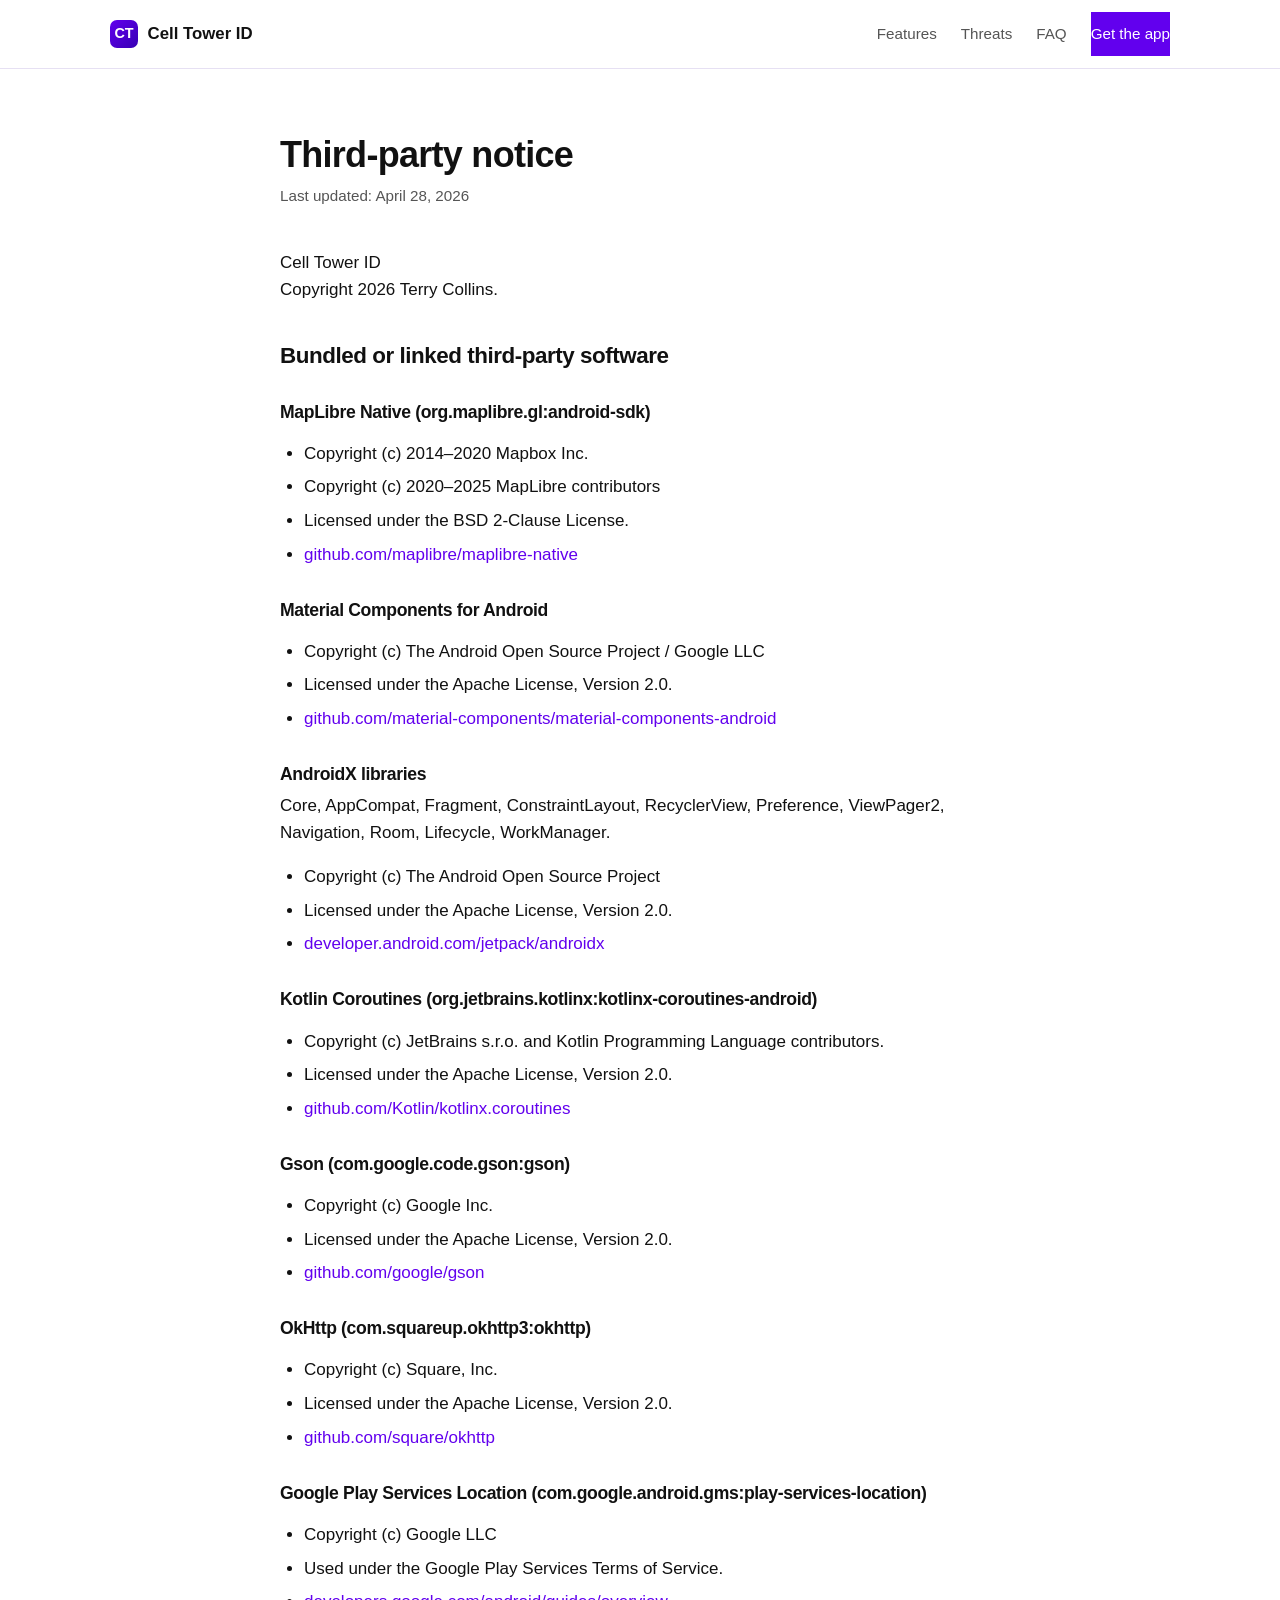
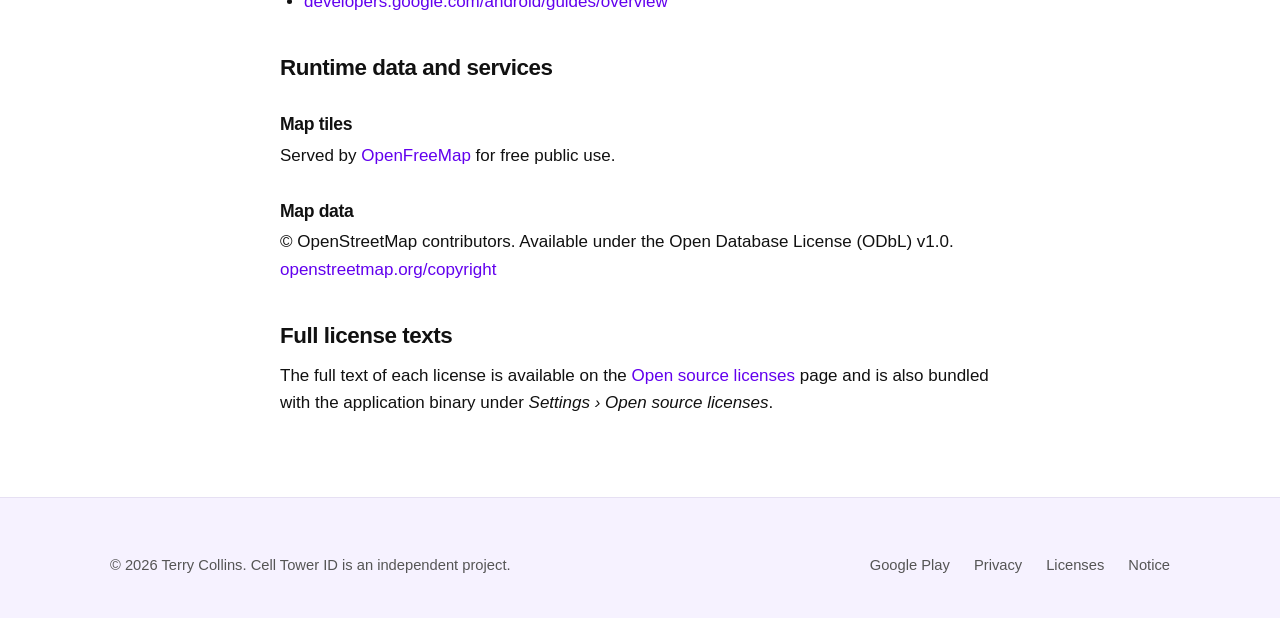
<file: website/notice.html>
<!doctype html>
<html lang="en">
<head>
  <meta charset="utf-8">
  <meta name="viewport" content="width=device-width, initial-scale=1">
  <title>Third-party notice &mdash; Cell Tower ID</title>
  <meta name="description" content="Third-party software and data attributions for Cell Tower ID, including MapLibre, OpenStreetMap, OpenFreeMap, AndroidX, Material Components, Kotlin Coroutines, Gson, OkHttp, and Google Play Services Location.">
  <meta name="theme-color" content="#6200ee">
  <link rel="canonical" href="https://cell-tower-id.com/notice.html">
  <link rel="stylesheet" href="styles.css">
</head>
<body>

  <header class="site-header">
    <div class="container">
      <a class="brand" href="index.html">
        <span class="brand-mark">CT</span>
        <span>Cell Tower ID</span>
      </a>
      <details class="nav-disclosure">
        <summary aria-label="Menu">
          <svg width="24" height="24" viewBox="0 0 24 24" fill="none" stroke="currentColor" stroke-width="2" stroke-linecap="round" stroke-linejoin="round" aria-hidden="true"><line x1="3" y1="6" x2="21" y2="6"/><line x1="3" y1="12" x2="21" y2="12"/><line x1="3" y1="18" x2="21" y2="18"/></svg>
        </summary>
        <nav class="nav" aria-label="Primary">
          <a href="index.html#features">Features</a>
          <a href="index.html#threats">Threats</a>
          <a href="index.html#faq">FAQ</a>
          <a class="btn-cta" href="https://play.google.com/store/apps/details?id=com.celltowerid.android">Get the app</a>
        </nav>
      </details>
    </div>
  </header>

  <main class="legal">
    <h1>Third-party notice</h1>
    <p class="updated">Last updated: April 28, 2026</p>

    <p>Cell Tower ID<br>Copyright 2026 Terry Collins.</p>

    <h2>Bundled or linked third-party software</h2>

    <h3>MapLibre Native (org.maplibre.gl:android-sdk)</h3>
    <ul>
      <li>Copyright (c) 2014&ndash;2020 Mapbox Inc.</li>
      <li>Copyright (c) 2020&ndash;2025 MapLibre contributors</li>
      <li>Licensed under the BSD 2-Clause License.</li>
      <li><a href="https://github.com/maplibre/maplibre-native" rel="noopener">github.com/maplibre/maplibre-native</a></li>
    </ul>

    <h3>Material Components for Android</h3>
    <ul>
      <li>Copyright (c) The Android Open Source Project / Google LLC</li>
      <li>Licensed under the Apache License, Version 2.0.</li>
      <li><a href="https://github.com/material-components/material-components-android" rel="noopener">github.com/material-components/material-components-android</a></li>
    </ul>

    <h3>AndroidX libraries</h3>
    <p>Core, AppCompat, Fragment, ConstraintLayout, RecyclerView, Preference, ViewPager2, Navigation, Room, Lifecycle, WorkManager.</p>
    <ul>
      <li>Copyright (c) The Android Open Source Project</li>
      <li>Licensed under the Apache License, Version 2.0.</li>
      <li><a href="https://developer.android.com/jetpack/androidx" rel="noopener">developer.android.com/jetpack/androidx</a></li>
    </ul>

    <h3>Kotlin Coroutines (org.jetbrains.kotlinx:kotlinx-coroutines-android)</h3>
    <ul>
      <li>Copyright (c) JetBrains s.r.o. and Kotlin Programming Language contributors.</li>
      <li>Licensed under the Apache License, Version 2.0.</li>
      <li><a href="https://github.com/Kotlin/kotlinx.coroutines" rel="noopener">github.com/Kotlin/kotlinx.coroutines</a></li>
    </ul>

    <h3>Gson (com.google.code.gson:gson)</h3>
    <ul>
      <li>Copyright (c) Google Inc.</li>
      <li>Licensed under the Apache License, Version 2.0.</li>
      <li><a href="https://github.com/google/gson" rel="noopener">github.com/google/gson</a></li>
    </ul>

    <h3>OkHttp (com.squareup.okhttp3:okhttp)</h3>
    <ul>
      <li>Copyright (c) Square, Inc.</li>
      <li>Licensed under the Apache License, Version 2.0.</li>
      <li><a href="https://github.com/square/okhttp" rel="noopener">github.com/square/okhttp</a></li>
    </ul>

    <h3>Google Play Services Location (com.google.android.gms:play-services-location)</h3>
    <ul>
      <li>Copyright (c) Google LLC</li>
      <li>Used under the Google Play Services Terms of Service.</li>
      <li><a href="https://developers.google.com/android/guides/overview" rel="noopener">developers.google.com/android/guides/overview</a></li>
    </ul>

    <h2>Runtime data and services</h2>

    <h3>Map tiles</h3>
    <p>Served by <a href="https://openfreemap.org/" rel="noopener">OpenFreeMap</a> for free public use.</p>

    <h3>Map data</h3>
    <p>&copy; OpenStreetMap contributors. Available under the Open Database License (ODbL) v1.0. <a href="https://www.openstreetmap.org/copyright" rel="noopener">openstreetmap.org/copyright</a></p>

    <h2>Full license texts</h2>
    <p>The full text of each license is available on the <a href="licenses.html">Open source licenses</a> page and is also bundled with the application binary under <em>Settings &rsaquo; Open source licenses</em>.</p>
  </main>

  <footer class="site-footer">
    <div class="container">
      <div>&copy; 2026 Terry Collins. Cell Tower ID is an independent project.</div>
      <nav class="footer-links" aria-label="Footer">
        <a href="https://play.google.com/store/apps/details?id=com.celltowerid.android">Google Play</a>
        <a href="privacy.html">Privacy</a>
        <a href="licenses.html">Licenses</a>
        <a href="notice.html">Notice</a>
      </nav>
    </div>
  </footer>

  <script>
    (function () {
      var mq = window.matchMedia('(min-width: 900px)');
      function sync() {
        document.querySelectorAll('.nav-disclosure').forEach(function (d) {
          if (mq.matches) d.setAttribute('open', '');
          else d.removeAttribute('open');
        });
      }
      sync();
      mq.addEventListener('change', sync);
    })();
  </script>

</body>
</html>
</file>
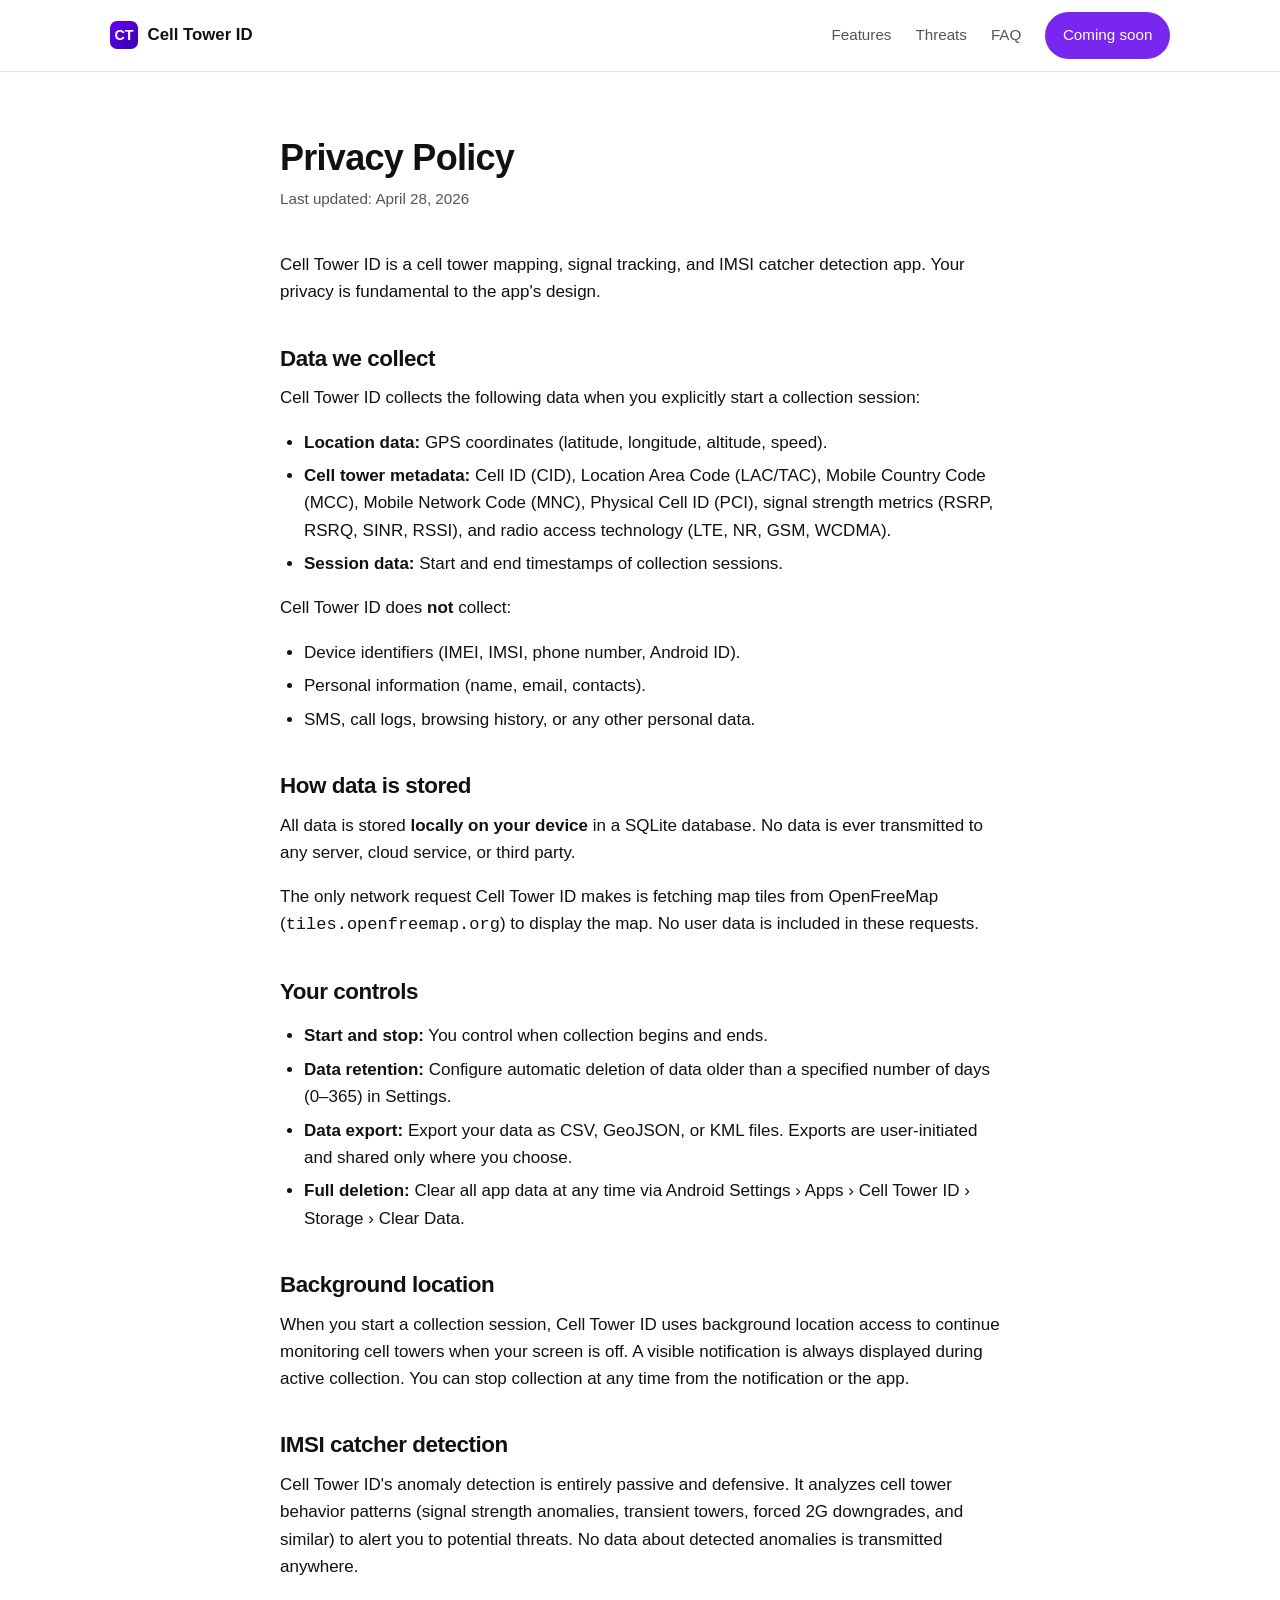
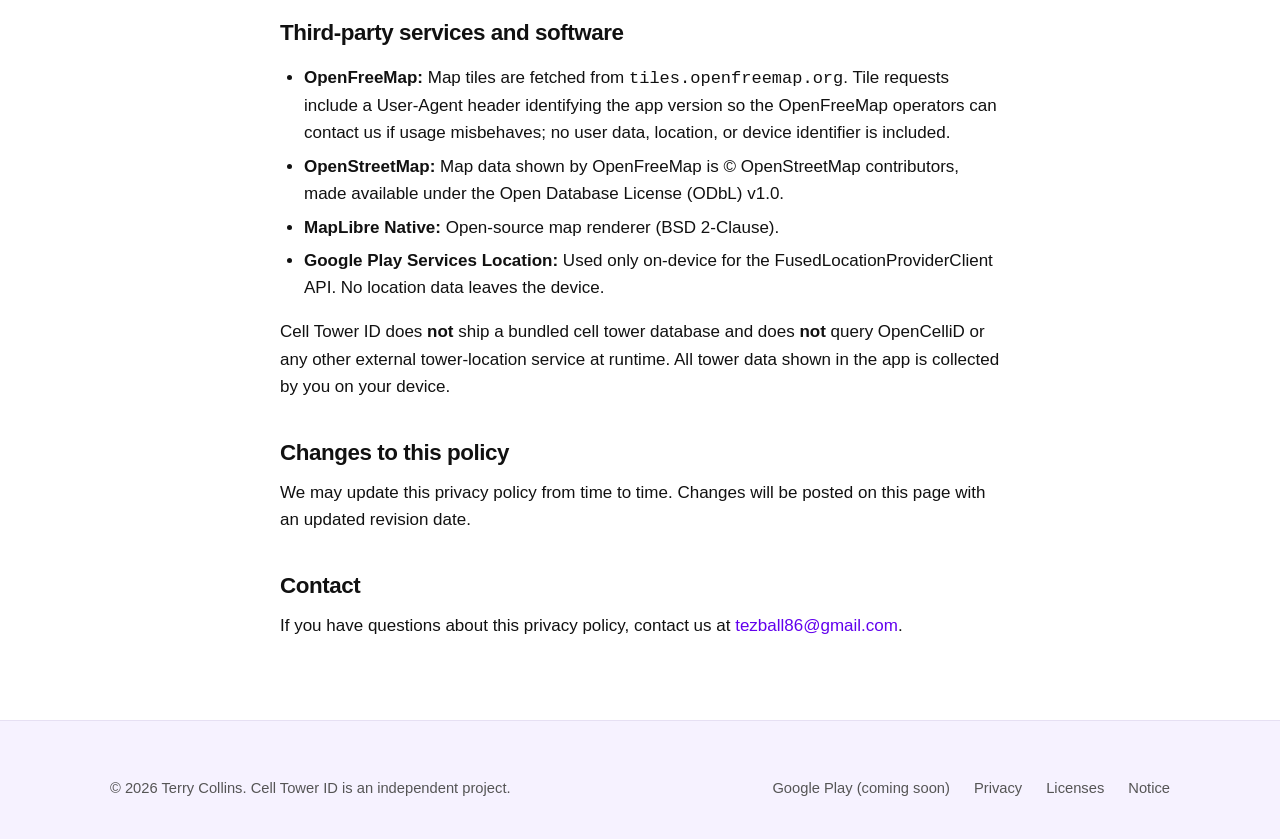
<file: website/privacy.html>
<!doctype html>
<html lang="en">
<head>
  <meta charset="utf-8">
  <meta name="viewport" content="width=device-width, initial-scale=1">
  <title>Privacy Policy — Cell Tower ID</title>
  <meta name="description" content="Privacy policy for Cell Tower ID. All data is stored locally on your device and never transmitted to any server.">
  <meta name="theme-color" content="#6200ee">
  <link rel="canonical" href="https://cell-tower-id.com/privacy.html">
  <link rel="stylesheet" href="styles.css">
</head>
<body>

  <header class="site-header">
    <div class="container">
      <a class="brand" href="index.html">
        <span class="brand-mark">CT</span>
        <span>Cell Tower ID</span>
      </a>
      <details class="nav-disclosure">
        <summary aria-label="Menu">
          <svg width="24" height="24" viewBox="0 0 24 24" fill="none" stroke="currentColor" stroke-width="2" stroke-linecap="round" stroke-linejoin="round" aria-hidden="true"><line x1="3" y1="6" x2="21" y2="6"/><line x1="3" y1="12" x2="21" y2="12"/><line x1="3" y1="18" x2="21" y2="18"/></svg>
        </summary>
        <nav class="nav" aria-label="Primary">
          <a href="index.html#features">Features</a>
          <a href="index.html#threats">Threats</a>
          <a href="index.html#faq">FAQ</a>
          <span class="btn-cta is-disabled" aria-disabled="true" title="Coming soon to Google Play">Coming soon</span>
        </nav>
      </details>
    </div>
  </header>

  <main class="legal">
    <h1>Privacy Policy</h1>
    <p class="updated">Last updated: April 28, 2026</p>

    <p>Cell Tower ID is a cell tower mapping, signal tracking, and IMSI catcher detection app. Your privacy is fundamental to the app's design.</p>

    <h2>Data we collect</h2>
    <p>Cell Tower ID collects the following data when you explicitly start a collection session:</p>
    <ul>
      <li><strong>Location data:</strong> GPS coordinates (latitude, longitude, altitude, speed).</li>
      <li><strong>Cell tower metadata:</strong> Cell ID (CID), Location Area Code (LAC/TAC), Mobile Country Code (MCC), Mobile Network Code (MNC), Physical Cell ID (PCI), signal strength metrics (RSRP, RSRQ, SINR, RSSI), and radio access technology (LTE, NR, GSM, WCDMA).</li>
      <li><strong>Session data:</strong> Start and end timestamps of collection sessions.</li>
    </ul>

    <p>Cell Tower ID does <strong>not</strong> collect:</p>
    <ul>
      <li>Device identifiers (IMEI, IMSI, phone number, Android ID).</li>
      <li>Personal information (name, email, contacts).</li>
      <li>SMS, call logs, browsing history, or any other personal data.</li>
    </ul>

    <h2>How data is stored</h2>
    <p>All data is stored <strong>locally on your device</strong> in a SQLite database. No data is ever transmitted to any server, cloud service, or third party.</p>
    <p>The only network request Cell Tower ID makes is fetching map tiles from OpenFreeMap (<code>tiles.openfreemap.org</code>) to display the map. No user data is included in these requests.</p>

    <h2>Your controls</h2>
    <ul>
      <li><strong>Start and stop:</strong> You control when collection begins and ends.</li>
      <li><strong>Data retention:</strong> Configure automatic deletion of data older than a specified number of days (0–365) in Settings.</li>
      <li><strong>Data export:</strong> Export your data as CSV, GeoJSON, or KML files. Exports are user-initiated and shared only where you choose.</li>
      <li><strong>Full deletion:</strong> Clear all app data at any time via Android Settings &rsaquo; Apps &rsaquo; Cell Tower ID &rsaquo; Storage &rsaquo; Clear Data.</li>
    </ul>

    <h2>Background location</h2>
    <p>When you start a collection session, Cell Tower ID uses background location access to continue monitoring cell towers when your screen is off. A visible notification is always displayed during active collection. You can stop collection at any time from the notification or the app.</p>

    <h2>IMSI catcher detection</h2>
    <p>Cell Tower ID's anomaly detection is entirely passive and defensive. It analyzes cell tower behavior patterns (signal strength anomalies, transient towers, forced 2G downgrades, and similar) to alert you to potential threats. No data about detected anomalies is transmitted anywhere.</p>

    <h2>Third-party services and software</h2>
    <ul>
      <li><strong>OpenFreeMap:</strong> Map tiles are fetched from <code>tiles.openfreemap.org</code>. Tile requests include a User-Agent header identifying the app version so the OpenFreeMap operators can contact us if usage misbehaves; no user data, location, or device identifier is included.</li>
      <li><strong>OpenStreetMap:</strong> Map data shown by OpenFreeMap is © OpenStreetMap contributors, made available under the Open Database License (ODbL) v1.0.</li>
      <li><strong>MapLibre Native:</strong> Open-source map renderer (BSD 2-Clause).</li>
      <li><strong>Google Play Services Location:</strong> Used only on-device for the FusedLocationProviderClient API. No location data leaves the device.</li>
    </ul>
    <p>Cell Tower ID does <strong>not</strong> ship a bundled cell tower database and does <strong>not</strong> query OpenCelliD or any other external tower-location service at runtime. All tower data shown in the app is collected by you on your device.</p>

    <h2>Changes to this policy</h2>
    <p>We may update this privacy policy from time to time. Changes will be posted on this page with an updated revision date.</p>

    <h2>Contact</h2>
    <p>If you have questions about this privacy policy, contact us at <a href="mailto:tezball86@gmail.com">tezball86@gmail.com</a>.</p>
  </main>

  <footer class="site-footer">
    <div class="container">
      <div>© 2026 Terry Collins. Cell Tower ID is an independent project.</div>
      <nav class="footer-links" aria-label="Footer">
        <span class="footer-disabled" aria-disabled="true">Google Play (coming soon)</span>
        <a href="privacy.html">Privacy</a>
        <a href="licenses.html">Licenses</a>
        <a href="notice.html">Notice</a>
      </nav>
    </div>
  </footer>

  <script>
    (function () {
      var mq = window.matchMedia('(min-width: 900px)');
      function sync() {
        document.querySelectorAll('.nav-disclosure').forEach(function (d) {
          if (mq.matches) d.setAttribute('open', '');
          else d.removeAttribute('open');
        });
      }
      sync();
      mq.addEventListener('change', sync);
    })();
  </script>

</body>
</html>
</file>
<file: website/styles.css>
/* ============================================================
   cell-tower-id.com — stylesheet
   Mobile-first architecture. Breakpoints (min-width):
     640px  — phablet:    2-col features, 2-col pillars, footer row
     900px  — tablet:     hero side-by-side, 2-col threats/privacy, full nav
    1024px  — desktop:    3-col pillars, 4-col features
   ============================================================ */

:root {
  --primary: #6200ee;
  --primary-dark: #3700b3;
  --primary-soft: #f6f2ff;
  --accent: #03dac5;
  --alert-high: #d50000;
  --alert-medium: #ff6d00;
  --bg: #ffffff;
  --bg-soft: #f6f2ff;
  --bg-elevated: #fafafa;
  --text: #111111;
  --text-muted: #555555;
  --border: #e6e0f3;
  --shadow-sm: 0 1px 2px rgba(0, 0, 0, 0.06), 0 2px 6px rgba(0, 0, 0, 0.04);
  --shadow-md: 0 4px 12px rgba(98, 0, 238, 0.10), 0 1px 3px rgba(0, 0, 0, 0.05);
  --shadow-lg: 0 10px 30px rgba(98, 0, 238, 0.18);
  --radius-sm: 8px;
  --radius-md: 14px;
  --radius-lg: 24px;
  --max-width: 1100px;
  --space-section: clamp(3rem, 8vw, 6rem);
}

/* ---------- Base ---------- */
* {
  box-sizing: border-box;
}

html {
  scroll-behavior: smooth;
  -webkit-text-size-adjust: 100%;
  font-size: 100%;
}

body {
  margin: 0;
  font-family: -apple-system, BlinkMacSystemFont, "Segoe UI", Roboto, "Helvetica Neue", Arial, sans-serif;
  font-size: 1.0625rem;
  line-height: 1.6;
  color: var(--text);
  background: var(--bg);
  -webkit-font-smoothing: antialiased;
  -moz-osx-font-smoothing: grayscale;
}

img {
  max-width: 100%;
  height: auto;
  display: block;
}

a {
  color: var(--primary);
  text-decoration: none;
}

a:hover {
  color: var(--primary-dark);
  text-decoration: underline;
}

h1, h2, h3 {
  margin: 0 0 0.5em;
  line-height: 1.2;
  color: var(--text);
  letter-spacing: -0.02em;
}

h1 { font-size: clamp(2.25rem, 5.5vw, 3.5rem); font-weight: 800; }
h2 { font-size: clamp(1.75rem, 3.5vw, 2.5rem); font-weight: 700; margin-bottom: 0.75em; }
h3 { font-size: 1.25rem; font-weight: 600; }

p { margin: 0 0 1em; }

/* ---------- Layout ---------- */
.container {
  max-width: var(--max-width);
  margin: 0 auto;
  padding-inline-start: max(1.25rem, env(safe-area-inset-left));
  padding-inline-end: max(1.25rem, env(safe-area-inset-right));
}

section { padding: var(--space-section) 0; }
section.alt { background: var(--bg-soft); }

.section-head {
  text-align: center;
  max-width: 38em;
  margin: 0 auto 3rem;
}

.section-head p {
  color: var(--text-muted);
  font-size: 1.1rem;
  margin: 0;
}

.eyebrow {
  display: inline-block;
  font-size: 0.85rem;
  font-weight: 600;
  text-transform: uppercase;
  letter-spacing: 0.08em;
  color: var(--primary);
  margin-bottom: 0.75rem;
}

/* ---------- Announcement banner ---------- */
.announcement {
  background: var(--primary);
  color: #ffffff;
  font-size: 0.95rem;
}

.announcement .container {
  display: flex;
  flex-wrap: wrap;
  gap: 0.5rem 0.75rem;
  justify-content: center;
  align-items: center;
  padding-top: 0.6rem;
  padding-bottom: 0.6rem;
  text-align: center;
}

.announcement strong { font-weight: 700; }
.announcement span { opacity: 0.92; }

/* ---------- Disabled CTA state ---------- */
.btn-cta.is-disabled,
.btn-cta.is-disabled:hover {
  cursor: not-allowed;
  opacity: 0.85;
  pointer-events: none;
}

.footer-disabled {
  color: var(--text-muted);
  cursor: not-allowed;
  display: inline-block;
  padding: 0.5rem 0;
}

/* ---------- Header ---------- */
.site-header {
  position: sticky;
  top: 0;
  z-index: 50;
  background: rgba(255, 255, 255, 0.85);
  backdrop-filter: saturate(180%) blur(12px);
  -webkit-backdrop-filter: saturate(180%) blur(12px);
  border-bottom: 1px solid var(--border);
  padding-top: max(0.75rem, env(safe-area-inset-top));
  padding-bottom: 0.75rem;
}

.site-header .container {
  display: flex;
  align-items: center;
  justify-content: space-between;
  gap: 0.5rem;
}

.brand {
  display: flex;
  align-items: center;
  gap: 0.6rem;
  font-weight: 700;
  color: var(--text);
  text-decoration: none;
  font-size: 1.05rem;
  min-height: 44px;
}

.brand:hover { text-decoration: none; color: var(--text); }

.brand-mark {
  width: 28px;
  height: 28px;
  border-radius: 7px;
  background: linear-gradient(135deg, var(--primary), var(--primary-dark));
  display: grid;
  place-items: center;
  color: white;
  font-weight: 800;
  font-size: 0.9rem;
}

/* nav: a closed disclosure on mobile, an inline row on tablet+ */
.nav-disclosure {
  position: relative;
  margin-left: auto;
}

.nav-disclosure > summary {
  list-style: none;
  cursor: pointer;
  width: 44px;
  height: 44px;
  display: inline-flex;
  align-items: center;
  justify-content: center;
  color: var(--text-muted);
  border-radius: var(--radius-sm);
}

.nav-disclosure > summary::-webkit-details-marker { display: none; }

.nav-disclosure > summary:hover {
  color: var(--primary);
  background: var(--primary-soft);
}

.nav {
  display: none;
  position: absolute;
  top: calc(100% + 0.5rem);
  right: 0;
  flex-direction: column;
  align-items: stretch;
  background: white;
  border: 1px solid var(--border);
  border-radius: var(--radius-md);
  padding: 0.5rem;
  box-shadow: var(--shadow-md);
  min-width: 14rem;
  gap: 0;
}

.nav-disclosure[open] > .nav { display: flex; }

.nav a,
.nav .btn-cta.is-disabled {
  color: var(--text-muted);
  font-size: 0.95rem;
  font-weight: 500;
  padding: 0.7rem 0.85rem;
  border-radius: var(--radius-sm);
}

.nav a:hover {
  color: var(--primary);
  background: var(--primary-soft);
  text-decoration: none;
}

.nav .btn-cta {
  color: white;
  justify-content: flex-start;
}

.nav .btn-cta:hover { color: white; }

.nav .btn-cta.is-disabled {
  background: var(--primary);
  color: white;
}

@media (min-width: 900px) {
  .nav-disclosure { position: static; margin-left: 0; }
  .nav-disclosure > summary { display: none; }
  .nav {
    display: flex;
    flex-direction: row;
    align-items: center;
    position: static;
    gap: 1.5rem;
    background: transparent;
    border: none;
    box-shadow: none;
    padding: 0;
    min-width: 0;
  }
  .nav a,
  .nav .btn-cta.is-disabled {
    padding: 0;
    border-radius: 0;
  }
  .nav a:hover { background: transparent; }
  .nav .btn-cta {
    justify-content: center;
  }
  .nav .btn-cta.is-disabled {
    padding: 0.7rem 1.1rem;
    border-radius: 999px;
  }
}

/* ---------- Buttons ---------- */
.btn-cta {
  display: inline-flex;
  align-items: center;
  gap: 0.5rem;
  background: var(--primary);
  color: white;
  padding: 0.7rem 1.1rem;
  border-radius: 999px;
  font-weight: 600;
  font-size: 0.95rem;
  border: none;
  min-height: 44px;
  transition: background 0.15s ease, transform 0.15s ease;
}

.btn-cta:hover {
  background: var(--primary-dark);
  text-decoration: none;
  color: white;
  transform: translateY(-1px);
}

.btn-cta-large {
  padding: 0.9rem 1.5rem;
  font-size: 1.05rem;
  min-height: 48px;
}

.btn-secondary {
  display: inline-flex;
  align-items: center;
  gap: 0.5rem;
  border: 1.5px solid var(--border);
  color: var(--text);
  padding: 0.85rem 1.4rem;
  border-radius: 999px;
  font-weight: 600;
  font-size: 1rem;
  background: white;
  min-height: 48px;
  transition: border-color 0.15s ease, color 0.15s ease;
}

.btn-secondary:hover {
  border-color: var(--primary);
  color: var(--primary);
  text-decoration: none;
}

/* ---------- Hero ---------- */
.hero {
  padding-top: 2.5rem;
  padding-bottom: var(--space-section);
  background:
    radial-gradient(ellipse 90% 60% at 50% 0%, var(--primary-soft) 0%, transparent 60%),
    var(--bg);
  overflow: hidden;
}

.hero-grid {
  display: grid;
  grid-template-columns: 1fr;
  gap: 2rem;
  align-items: center;
  text-align: center;
}

.hero-eyebrow {
  display: inline-block;
  font-size: 0.85rem;
  font-weight: 600;
  text-transform: uppercase;
  letter-spacing: 0.08em;
  color: var(--primary);
  background: var(--primary-soft);
  padding: 0.35rem 0.8rem;
  border-radius: 999px;
  margin-bottom: 1.25rem;
}

.hero h1 { margin-bottom: 1rem; }

.hero-tagline {
  font-size: clamp(1.05rem, 2vw, 1.25rem);
  color: var(--text-muted);
  max-width: 32em;
  margin: 0 auto 2rem;
}

.hero-actions {
  display: flex;
  flex-wrap: wrap;
  gap: 0.75rem;
  align-items: center;
  justify-content: center;
}

.hero-screenshot-wrap {
  position: relative;
  display: flex;
  justify-content: center;
}

.hero-screenshot {
  border-radius: var(--radius-lg);
  box-shadow: var(--shadow-lg);
  max-height: 70vh;
  max-width: 280px;
  width: auto;
  border: 1px solid var(--border);
}

@media (min-width: 900px) {
  .hero { padding-top: 4rem; }
  .hero-grid {
    grid-template-columns: 1.15fr 1fr;
    gap: 3.5rem;
    text-align: left;
  }
  .hero-tagline { margin-left: 0; margin-right: 0; }
  .hero-actions { justify-content: flex-start; }
  .hero-screenshot { max-height: 600px; max-width: none; }
}

/* ---------- Pillars ---------- */
.pillars {
  display: grid;
  grid-template-columns: 1fr;
  gap: 1rem;
}

.pillar {
  background: white;
  border: 1px solid var(--border);
  border-radius: var(--radius-md);
  padding: 1.5rem;
  transition: transform 0.2s ease, box-shadow 0.2s ease;
}

.pillar:hover {
  transform: translateY(-2px);
  box-shadow: var(--shadow-md);
}

.pillar-icon {
  width: 44px;
  height: 44px;
  border-radius: 11px;
  background: var(--primary-soft);
  color: var(--primary);
  display: grid;
  place-items: center;
  margin-bottom: 1rem;
}

.pillar-icon svg { width: 22px; height: 22px; }

.pillar h3 { margin-bottom: 0.5rem; }
.pillar p { color: var(--text-muted); margin: 0; font-size: 0.97rem; }

@media (min-width: 640px) {
  .pillars { grid-template-columns: repeat(2, 1fr); gap: 1.25rem; }
}

@media (min-width: 1024px) {
  .pillars { grid-template-columns: repeat(3, 1fr); gap: 1.5rem; }
  .pillar { padding: 1.75rem; }
}

/* ---------- Feature grid ---------- */
.feature-grid {
  display: grid;
  grid-template-columns: 1fr;
  gap: 0.75rem;
}

.feature {
  background: white;
  border: 1px solid var(--border);
  border-radius: var(--radius-md);
  padding: 1.25rem;
  font-size: 0.95rem;
}

.feature-title {
  font-weight: 600;
  margin-bottom: 0.35rem;
  color: var(--text);
}

.feature-body {
  color: var(--text-muted);
  font-size: 0.9rem;
  margin: 0;
}

@media (min-width: 640px) {
  .feature-grid { grid-template-columns: repeat(2, 1fr); gap: 1rem; }
}

@media (min-width: 1024px) {
  .feature-grid { grid-template-columns: repeat(4, 1fr); }
}

/* ---------- Screenshot gallery ---------- */
.gallery-wrap { margin: 0 -1.25rem; }

.gallery {
  display: flex;
  gap: 1rem;
  overflow-x: auto;
  padding-top: 0.5rem;
  padding-bottom: 2rem;
  padding-inline-start: max(1.25rem, env(safe-area-inset-left));
  padding-inline-end: max(1.25rem, env(safe-area-inset-right));
  scroll-snap-type: x mandatory;
  -webkit-overflow-scrolling: touch;
  scrollbar-width: thin;
}

.gallery-item {
  flex: 0 0 auto;
  width: clamp(220px, 78vw, 280px);
  scroll-snap-align: center;
}

.gallery-item img {
  border-radius: var(--radius-md);
  border: 1px solid var(--border);
  box-shadow: var(--shadow-sm);
  width: 100%;
  height: auto;
}

.gallery-caption {
  margin-top: 0.75rem;
  text-align: center;
  font-size: 0.9rem;
  color: var(--text-muted);
  font-weight: 500;
}

/* ---------- Threats section ---------- */
.threats-intro {
  max-width: 42em;
  margin: 0 auto 2.5rem;
  text-align: center;
  color: var(--text-muted);
  font-size: 1.05rem;
}

.threat-grid {
  display: grid;
  grid-template-columns: 1fr;
  gap: 1rem;
}

.threat {
  position: relative;
  background: white;
  border: 1px solid var(--border);
  border-left: 4px solid var(--alert-high);
  border-radius: var(--radius-md);
  padding: 1.25rem 1.25rem 1.25rem 1.5rem;
  box-shadow: var(--shadow-sm);
}

.threat-badge {
  display: inline-flex;
  align-items: center;
  gap: 0.4rem;
  background: rgba(213, 0, 0, 0.08);
  color: var(--alert-high);
  font-size: 0.75rem;
  font-weight: 700;
  text-transform: uppercase;
  letter-spacing: 0.08em;
  padding: 0.25rem 0.6rem;
  border-radius: 999px;
  margin-bottom: 0.85rem;
}

.threat-badge::before {
  content: "";
  display: inline-block;
  width: 6px;
  height: 6px;
  border-radius: 50%;
  background: var(--alert-high);
  box-shadow: 0 0 0 3px rgba(213, 0, 0, 0.2);
}

.threat h3 {
  margin-bottom: 0.6rem;
  font-size: 1.15rem;
}

.threat p {
  color: var(--text-muted);
  margin: 0;
  font-size: 0.95rem;
}

@media (min-width: 900px) {
  .threat-grid { grid-template-columns: repeat(2, 1fr); gap: 1.25rem; }
  .threat { padding: 1.5rem 1.5rem 1.5rem 1.75rem; }
}

.threats-extra {
  margin-top: 2.5rem;
  text-align: center;
}

.threats-extra summary {
  cursor: pointer;
  display: inline-block;
  font-weight: 600;
  color: var(--primary);
  list-style: none;
  padding: 0.6rem 0.85rem;
  min-height: 44px;
}

.threats-extra summary::-webkit-details-marker { display: none; }
.threats-extra summary::after { content: " ↓"; transition: transform 0.2s ease; display: inline-block; }
.threats-extra[open] summary::after { content: " ↑"; }

.medium-list {
  margin-top: 1.5rem;
  display: grid;
  grid-template-columns: repeat(auto-fit, minmax(260px, 1fr));
  gap: 1rem;
  text-align: left;
}

.medium-item {
  background: white;
  border: 1px solid var(--border);
  border-left: 3px solid var(--alert-medium);
  border-radius: var(--radius-sm);
  padding: 1rem 1.15rem;
}

.medium-item h4 {
  margin: 0 0 0.4rem;
  font-size: 0.98rem;
  color: var(--text);
}

.medium-item p {
  margin: 0;
  font-size: 0.88rem;
  color: var(--text-muted);
}

/* ---------- Privacy section ---------- */
.privacy-grid {
  display: grid;
  grid-template-columns: 1fr;
  gap: 1.5rem;
  align-items: start;
}

.privacy-list {
  list-style: none;
  margin: 0;
  padding: 0;
}

.privacy-list li {
  padding: 0.875rem 0;
  border-bottom: 1px solid var(--border);
}

.privacy-list li:last-child { border-bottom: none; }

.privacy-list strong {
  display: block;
  margin-bottom: 0.2rem;
  color: var(--text);
}

.privacy-list span {
  font-size: 0.92rem;
  color: var(--text-muted);
}

@media (min-width: 900px) {
  .privacy-grid { grid-template-columns: 1.1fr 1fr; gap: 3rem; }
  .privacy-list li { padding: 1rem 0; }
}

/* ---------- FAQ ---------- */
.faq {
  max-width: 740px;
  margin: 0 auto;
}

.faq details {
  background: white;
  border: 1px solid var(--border);
  border-radius: var(--radius-sm);
  margin-bottom: 0.75rem;
  overflow: hidden;
}

.faq details[open] {
  border-color: var(--primary);
  box-shadow: var(--shadow-sm);
}

.faq summary {
  cursor: pointer;
  padding: 1.15rem 1.1rem;
  font-weight: 600;
  font-size: 1rem;
  list-style: none;
  display: flex;
  justify-content: space-between;
  align-items: center;
  gap: 1rem;
  min-height: 44px;
}

.faq summary::-webkit-details-marker { display: none; }

.faq summary::after {
  content: "+";
  font-size: 1.6rem;
  font-weight: 400;
  color: var(--primary);
  transition: transform 0.2s ease;
  flex-shrink: 0;
  line-height: 1;
}

.faq details[open] summary::after { content: "−"; }

.faq-body {
  padding: 0 1.1rem 1.15rem;
  color: var(--text-muted);
}

.faq-body p:last-child { margin-bottom: 0; }

/* ---------- Footer ---------- */
.site-footer {
  padding-top: 3rem;
  padding-bottom: max(2rem, env(safe-area-inset-bottom));
  background: var(--bg-soft);
  border-top: 1px solid var(--border);
  font-size: 0.92rem;
  color: var(--text-muted);
}

.site-footer .container {
  display: flex;
  flex-direction: column;
  align-items: flex-start;
  gap: 1rem;
}

.footer-links {
  display: flex;
  gap: 1rem 1.5rem;
  flex-wrap: wrap;
}

.footer-links a {
  color: var(--text-muted);
  display: inline-block;
  padding: 0.5rem 0;
}

.footer-links a:hover { color: var(--primary); }

@media (min-width: 640px) {
  .site-footer .container {
    flex-direction: row;
    align-items: center;
    justify-content: space-between;
  }
}

/* ---------- Standalone privacy / licenses / notice pages ---------- */
.legal {
  max-width: 760px;
  margin: 0 auto;
  padding-block-start: 2.5rem;
  padding-block-end: 4rem;
  padding-inline-start: max(1.25rem, env(safe-area-inset-left));
  padding-inline-end: max(1.25rem, env(safe-area-inset-right));
}

@media (min-width: 640px) {
  .legal { padding-block-start: 4rem; }
}

.legal h1 {
  font-size: 2.25rem;
  margin-bottom: 0.5rem;
}

.legal .updated {
  color: var(--text-muted);
  font-size: 0.95rem;
  margin-bottom: 2.5rem;
}

.legal h2 {
  font-size: 1.4rem;
  margin-top: 2.5rem;
  margin-bottom: 0.75rem;
}

.legal h3 {
  font-size: 1.1rem;
  margin-top: 2rem;
  margin-bottom: 0.4rem;
}

.legal ul { padding-left: 1.5rem; }
.legal li { margin-bottom: 0.4rem; }

.legal .terms {
  color: var(--text-muted);
  margin-top: 0;
  margin-bottom: 0.6rem;
  font-size: 0.95rem;
}

.legal details {
  border: 1px solid var(--border);
  border-radius: var(--radius-sm);
  margin-bottom: 1rem;
  background: var(--bg-elevated);
}

.legal details[open] {
  border-color: var(--primary);
}

.legal summary {
  cursor: pointer;
  padding: 0.8rem 1rem;
  font-weight: 600;
  font-size: 0.95rem;
  color: var(--primary);
  list-style: none;
  user-select: none;
  min-height: 44px;
  display: flex;
  align-items: center;
  justify-content: space-between;
  gap: 1rem;
}

.legal summary::-webkit-details-marker { display: none; }

.legal summary::after {
  content: "+";
  font-weight: 400;
  color: var(--text-muted);
  flex-shrink: 0;
}

.legal details[open] summary::after { content: "−"; }

.legal pre {
  margin: 0;
  padding: 1rem 1.25rem;
  border-top: 1px solid var(--border);
  background: white;
  font-family: ui-monospace, SFMono-Regular, "SF Mono", Menlo, Monaco, Consolas, "Liberation Mono", "Courier New", monospace;
  font-size: 0.82rem;
  line-height: 1.5;
  color: var(--text);
  white-space: pre-wrap;
  word-wrap: break-word;
  max-height: 420px;
  overflow-y: auto;
}
</file>
